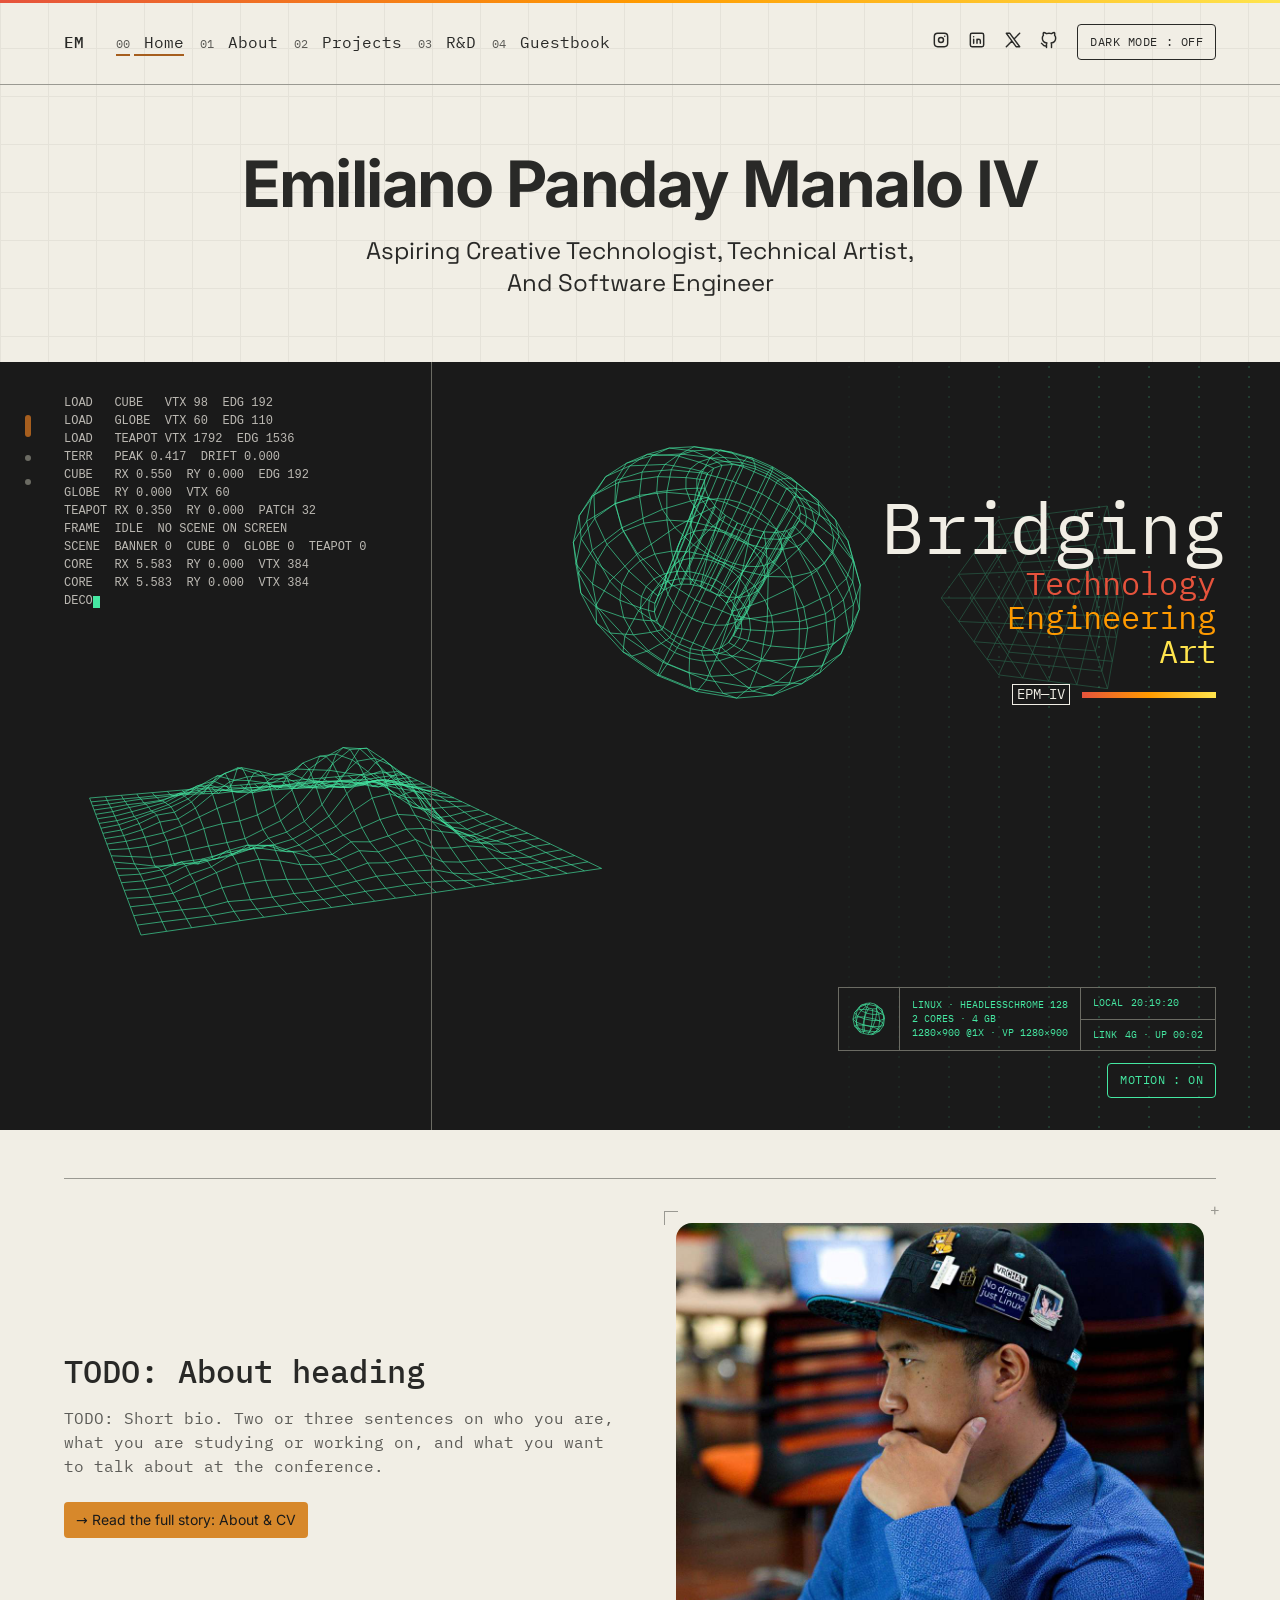
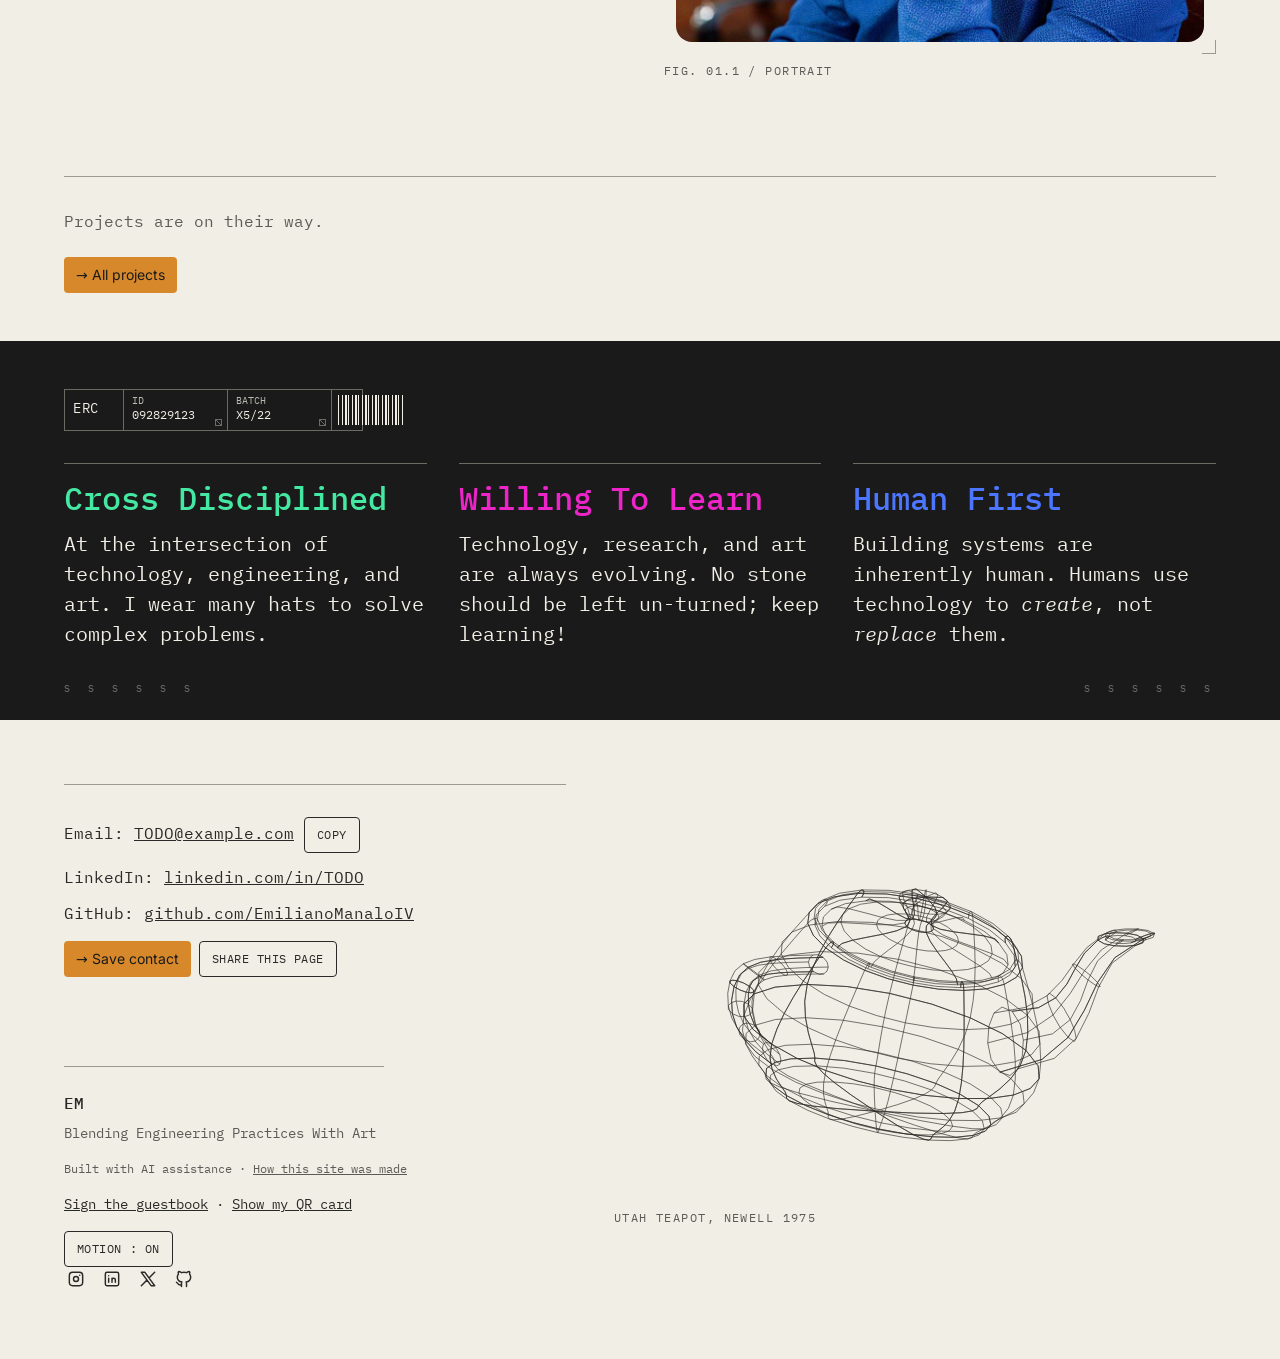
<file: index.html>
<!doctype html>
<html lang="en">
<head>
  <meta charset="utf-8">
  <meta name="viewport" content="width=device-width, initial-scale=1">
  <title>Emiliano Panday Manalo IV</title>
  <meta name="description" content="Aspiring creative technologist, technical artist, and software engineer bridging technology, engineering, and art.">
  <link rel="canonical" href="https://emilianomanaloiv.github.io/">
  <link rel="icon" href="favicon.svg" type="image/svg+xml">
  <link rel="manifest" href="site.webmanifest">
  <meta name="theme-color" content="#f1eee5" media="(prefers-color-scheme: light)">
  <meta name="theme-color" content="#292927" media="(prefers-color-scheme: dark)">

  <meta property="og:type" content="website">
  <meta property="og:url" content="https://emilianomanaloiv.github.io/">
  <meta property="og:title" content="Emiliano Panday Manalo IV">
  <meta property="og:description" content="Aspiring creative technologist, technical artist, and software engineer bridging technology, engineering, and art.">
  <meta name="twitter:card" content="summary">

  <script src="js/theme.js"></script>
  <link rel="preload" href="assets/fonts/inter-latin-var.woff2" as="font" type="font/woff2" crossorigin>
  <link rel="preload" href="assets/fonts/ibm-plex-mono-latin-400.woff2" as="font" type="font/woff2" crossorigin>
  <link rel="stylesheet" href="styles.css">
  <link rel="modulepreload" href="js/geometry.js">
  <link rel="modulepreload" href="js/models.js">
  <script type="module" src="js/main.js"></script>
  <script type="module" src="js/ui.js"></script>
</head>
<body>
  <a class="skip-link" href="#main">Skip to content</a>

  <header class="site-header">
    <div class="read-progress" aria-hidden="true"></div>
    <canvas class="ambient-scene" data-scene="ambient" aria-hidden="true"></canvas>
    <div class="container">
      <a class="monogram" href="/" aria-label="Emiliano Panday Manalo IV, home">EM</a>
      <nav id="site-nav" aria-label="Primary">
        <ul class="nav-list">
          <li><a href="/" aria-current="page"><span class="nav-index" aria-hidden="true">00</span> Home</a></li>
          <li><a href="/about/"><span class="nav-index" aria-hidden="true">01</span> About</a></li>
          <li><a href="/projects/"><span class="nav-index" aria-hidden="true">02</span> Projects</a></li>
          <li><a href="/rd/"><span class="nav-index" aria-hidden="true">03</span> R&amp;D</a></li>
          <li><a href="/guestbook/"><span class="nav-index" aria-hidden="true">04</span> Guestbook</a></li>
        </ul>
      </nav>
      <div class="header-tools">
        <ul class="socials" aria-label="Social profiles">
          <li><a href="https://www.instagram.com/TODO" data-link="instagram" aria-label="Instagram"><svg class="icon" viewBox="0 0 24 24" width="20" height="20" fill="none" stroke="currentColor" stroke-width="1.75" stroke-linecap="round" stroke-linejoin="round" aria-hidden="true" focusable="false"><rect x="4" y="4" width="16" height="16" rx="4"/><circle cx="12" cy="12" r="3"/><path d="M16.5 7.5v.01"/></svg></a></li>
          <li><a href="https://www.linkedin.com/in/TODO" data-link="linkedin" aria-label="LinkedIn"><svg class="icon" viewBox="0 0 24 24" width="20" height="20" fill="none" stroke="currentColor" stroke-width="1.75" stroke-linecap="round" stroke-linejoin="round" aria-hidden="true" focusable="false"><rect x="4" y="4" width="16" height="16" rx="2"/><path d="M8 11v5M8 8v.01M12 16v-5M16 16v-3a2 2 0 0 0-4 0"/></svg></a></li>
          <li><a href="https://x.com/TODO" data-link="x" aria-label="X"><svg class="icon" viewBox="0 0 24 24" width="20" height="20" fill="none" stroke="currentColor" stroke-width="1.75" stroke-linecap="round" stroke-linejoin="round" aria-hidden="true" focusable="false"><path d="M4 4l11.733 16h4.267l-11.733-16zM4 20l6.768-6.768M13.228 10.772L20 4"/></svg></a></li>
          <li><a href="https://github.com/EmilianoManaloIV" data-link="github" aria-label="GitHub"><svg class="icon" viewBox="0 0 24 24" width="20" height="20" fill="none" stroke="currentColor" stroke-width="1.75" stroke-linecap="round" stroke-linejoin="round" aria-hidden="true" focusable="false"><path d="M9 19c-4.3 1.4-4.3-2.5-6-3m12 5v-3.5c0-1 .1-1.4-.5-2 2.8-.3 5.5-1.4 5.5-6a4.6 4.6 0 0 0-1.3-3.2 4.2 4.2 0 0 0-.1-3.2s-1.1-.3-3.5 1.3a12.3 12.3 0 0 0-6.2 0C6.5 2.8 5.4 3.1 5.4 3.1a4.2 4.2 0 0 0-.1 3.2A4.6 4.6 0 0 0 4 9.5c0 4.6 2.7 5.7 5.5 6-.6.6-.6 1.2-.5 2V21"/></svg></a></li>
        </ul>
        <button class="toggle" type="button" id="theme-toggle" aria-pressed="false">Dark mode<span data-state aria-hidden="true">: off</span></button>
      </div>
    </div>
  </header>

  <nav class="section-rail" aria-label="Sections">
    <a href="#home" aria-label="Home"></a>
    <a href="#about" aria-label="About"></a>
    <a href="#projects" aria-label="Projects"></a>
  </nav>
  <a class="section-bar" href="#site-nav" data-section-bar><span data-section-label>Home</span><span class="section-bar-menu">Menu <span aria-hidden="true">↑</span></span></a>

  <main id="main">
    <section id="home" class="hero">
      <div class="container">
        <h1>Emiliano Panday Manalo IV</h1>
        <p data-text="home-subtitle">Aspiring Creative Technologist, Technical Artist, And Software Engineer</p>
      </div>
    </section>

    <section class="banner panel" aria-label="Bridging technology, engineering, and art">
      <div class="dot-field" aria-hidden="true"></div>
      <div class="container">
<pre class="terminal" aria-hidden="true">TRML                         LAB
VRS 02.190.01
OS SYS LOAD
OPERATION : RUN [99.5%] : PRP ALL
SET R ON FUN          HLD   A-2
SPC FUN               SPR   F-7
LFT                   SPN
WND UPD TO LVL 10/11  PRP   I-I</pre>
        <canvas class="banner-scene" data-scene="banner" aria-hidden="true"></canvas>
        <div class="banner-head">
          <canvas class="cube-scene" data-scene="cube" aria-hidden="true"></canvas>
          <p class="banner-words">
            <span class="visually-hidden">Bridging technology, engineering, and art</span>
            <span class="lead" aria-hidden="true" data-scramble>Bridging</span>
            <span class="w-tech" aria-hidden="true" data-scramble>Technology</span>
            <span class="w-eng" aria-hidden="true" data-scramble>Engineering</span>
            <span class="w-art" aria-hidden="true" data-scramble>Art</span>
          </p>
          <div class="norm-label" aria-hidden="true"><span class="norm-code">EPM—IV</span><span class="norm-bar"></span></div>
        </div>
        <div class="tech-labels">
          <!-- One connected grid of cells, as Figma's "Technicals labels" (ADR 0017). -->
          <div class="tech-grid" aria-hidden="true">
            <div class="tech-cell tech-globe"><canvas class="globe-scene" data-scene="globe"></canvas></div>
            <div class="tech-cell tech-core"><strong data-device="title">System Core X7</strong><span data-device="spec">Module sector 12B</span><span data-device="display">Inspect due 2026-07</span></div>
            <div class="tech-side">
              <div class="tech-cell"><strong data-device="clock-title">Batch</strong> <span data-device="clock">X5-77</span></div>
              <div class="tech-cell"><strong data-device="link-title">Serial</strong> <span data-device="link">IN-2087-A</span></div>
            </div>
          </div>
          <button class="toggle" type="button" id="motion-toggle" data-motion-toggle aria-pressed="true">Motion<span data-state aria-hidden="true">: on</span></button>
        </div>
      </div>
    </section>

    <section id="about" class="section">
      <div class="container">
        <h2 class="visually-hidden">About</h2>
        <hr class="section-rule" aria-hidden="true">
        <article class="card">
          <div class="card-body">
            <h3 data-text="home-about-heading">TODO: About heading</h3>
            <p data-text="home-about-text">TODO: Short bio. Two or three sentences on who you are, what you are studying or working on, and what you want to talk about at the conference.</p>
            <ul class="tags">
              <li><a class="tag tag-link" href="/about/">Read the full story: About &amp; CV</a></li>
            </ul>
          </div>
          <figure class="card-media">
            <div class="frame">
              <img src="assets/img/portrait.jpg" alt="" width="1088" height="864" loading="lazy">
            </div>
            <figcaption>FIG. 01.1 / Portrait</figcaption>
          </figure>
        </article>
      </div>
    </section>

    <section id="projects" class="section">
      <div class="container">
        <h2 class="visually-hidden">Projects</h2>
        <hr class="section-rule" aria-hidden="true">
        <!-- The build (tools/build.mjs) fills this with the two newest Projects discussions; the rest are on /projects/ (ADR 0006, 0019). -->
        <div class="project-list"><!-- PROJECTS --></div>
        <p class="empty-state">Projects are on their way.</p>
        <p class="all-projects"><a class="tag tag-link" href="/projects/">All projects</a></p>
      </div>
    </section>

    <section class="values panel" aria-label="Values">
      <div class="container">
        <div class="barcode-strip" aria-hidden="true">
          <!-- Each data-decode text decodes from glyphs as the row arrives (ADR 0016). -->
          <span class="strip-cell strip-mark"><span data-decode>ERC</span></span>
          <span class="strip-cell"><strong data-decode>ID</strong><span data-decode>092829123</span></span>
          <span class="strip-cell"><strong data-decode>Batch</strong><span data-decode>X5/22</span></span>
          <span class="strip-cell barcode"></span>
        </div>
        <div class="value">
          <h3 data-text="value-1-heading">Cross Disciplined</h3>
          <p data-text="value-1-text">At the intersection of technology, engineering, and art. I wear many hats to solve complex problems.</p>
        </div>
        <div class="value">
          <h3 data-text="value-2-heading">Willing To Learn</h3>
          <p data-text="value-2-text">Technology, research, and art are always evolving. No stone should be left un-turned; keep learning!</p>
        </div>
        <div class="value">
          <h3 data-text="value-3-heading">Human First</h3>
          <p data-text="value-3-text">Building systems are inherently human. Humans use technology to <em>create</em>, not <em>replace</em> them.</p>
        </div>
        <div class="ticks" aria-hidden="true"><span>S S S S S S</span><span>S S S S S S</span></div>
      </div>
    </section>
  </main>

  <footer class="site-footer">
    <div class="container">
      <div class="footer-contact" id="contact">
        <h2 class="visually-hidden">Contact</h2>
        <hr class="section-rule" aria-hidden="true">
        <ul class="contact-list">
          <li>Email: <a href="mailto:TODO@example.com" data-link="email" data-link-text>TODO@example.com</a> <button class="action" type="button" data-link="email" data-copy-email="TODO@example.com" aria-label="Copy email address">Copy</button></li>
          <li>LinkedIn: <a href="https://www.linkedin.com/in/TODO" data-link="linkedin" data-link-text>linkedin.com/in/TODO</a></li>
          <li>GitHub: <a href="https://github.com/EmilianoManaloIV" data-link="github" data-link-text>github.com/EmilianoManaloIV</a></li>
        </ul>
        <ul class="tags">
          <li><a class="tag tag-link" href="/emiliano-manalo.vcf" download>Save contact</a></li>
          <li><button class="action" type="button" data-share>Share this page</button></li>
        </ul>
        <p class="copy-status" role="status" data-copy-status></p>
      </div>
      <div class="footer-brand-block">
        <hr class="footer-rule">
        <p class="footer-brand">EM</p>
        <p class="footer-tagline">Blending Engineering Practices With Art</p>
        <p class="footer-ai">Built with AI assistance · <a href="/about/#made">How this site was made</a></p>
        <p class="footer-links"><a href="/guestbook/">Sign the guestbook</a> · <a href="/card/">Show my QR card</a></p>
        <p class="footer-motion"><button class="toggle" type="button" data-motion-toggle aria-pressed="true">Motion<span data-state aria-hidden="true">: on</span></button></p>
        <ul class="socials" aria-label="Social profiles">
          <li><a href="https://www.instagram.com/TODO" data-link="instagram" aria-label="Instagram"><svg class="icon" viewBox="0 0 24 24" width="20" height="20" fill="none" stroke="currentColor" stroke-width="1.75" stroke-linecap="round" stroke-linejoin="round" aria-hidden="true" focusable="false"><rect x="4" y="4" width="16" height="16" rx="4"/><circle cx="12" cy="12" r="3"/><path d="M16.5 7.5v.01"/></svg></a></li>
          <li><a href="https://www.linkedin.com/in/TODO" data-link="linkedin" aria-label="LinkedIn"><svg class="icon" viewBox="0 0 24 24" width="20" height="20" fill="none" stroke="currentColor" stroke-width="1.75" stroke-linecap="round" stroke-linejoin="round" aria-hidden="true" focusable="false"><rect x="4" y="4" width="16" height="16" rx="2"/><path d="M8 11v5M8 8v.01M12 16v-5M16 16v-3a2 2 0 0 0-4 0"/></svg></a></li>
          <li><a href="https://x.com/TODO" data-link="x" aria-label="X"><svg class="icon" viewBox="0 0 24 24" width="20" height="20" fill="none" stroke="currentColor" stroke-width="1.75" stroke-linecap="round" stroke-linejoin="round" aria-hidden="true" focusable="false"><path d="M4 4l11.733 16h4.267l-11.733-16zM4 20l6.768-6.768M13.228 10.772L20 4"/></svg></a></li>
          <li><a href="https://github.com/EmilianoManaloIV" data-link="github" aria-label="GitHub"><svg class="icon" viewBox="0 0 24 24" width="20" height="20" fill="none" stroke="currentColor" stroke-width="1.75" stroke-linecap="round" stroke-linejoin="round" aria-hidden="true" focusable="false"><path d="M9 19c-4.3 1.4-4.3-2.5-6-3m12 5v-3.5c0-1 .1-1.4-.5-2 2.8-.3 5.5-1.4 5.5-6a4.6 4.6 0 0 0-1.3-3.2 4.2 4.2 0 0 0-.1-3.2s-1.1-.3-3.5 1.3a12.3 12.3 0 0 0-6.2 0C6.5 2.8 5.4 3.1 5.4 3.1a4.2 4.2 0 0 0-.1 3.2A4.6 4.6 0 0 0 4 9.5c0 4.6 2.7 5.7 5.5 6-.6.6-.6 1.2-.5 2V21"/></svg></a></li>
        </ul>
      </div>
      <figure class="model model-teapot">
        <canvas class="teapot-scene" data-scene="teapot" tabindex="0" role="img" aria-roledescription="3D model" aria-label="Utah teapot wireframe"></canvas>
        <figcaption>Utah teapot, Newell 1975</figcaption>
        <p class="model-controls"><span class="model-hint" aria-hidden="true">Drag or use arrow keys</span> <button class="toggle model-reset" type="button" data-reset>Reset view</button></p>
      </figure>
    </div>
  </footer>
</body>
</html>
</file>
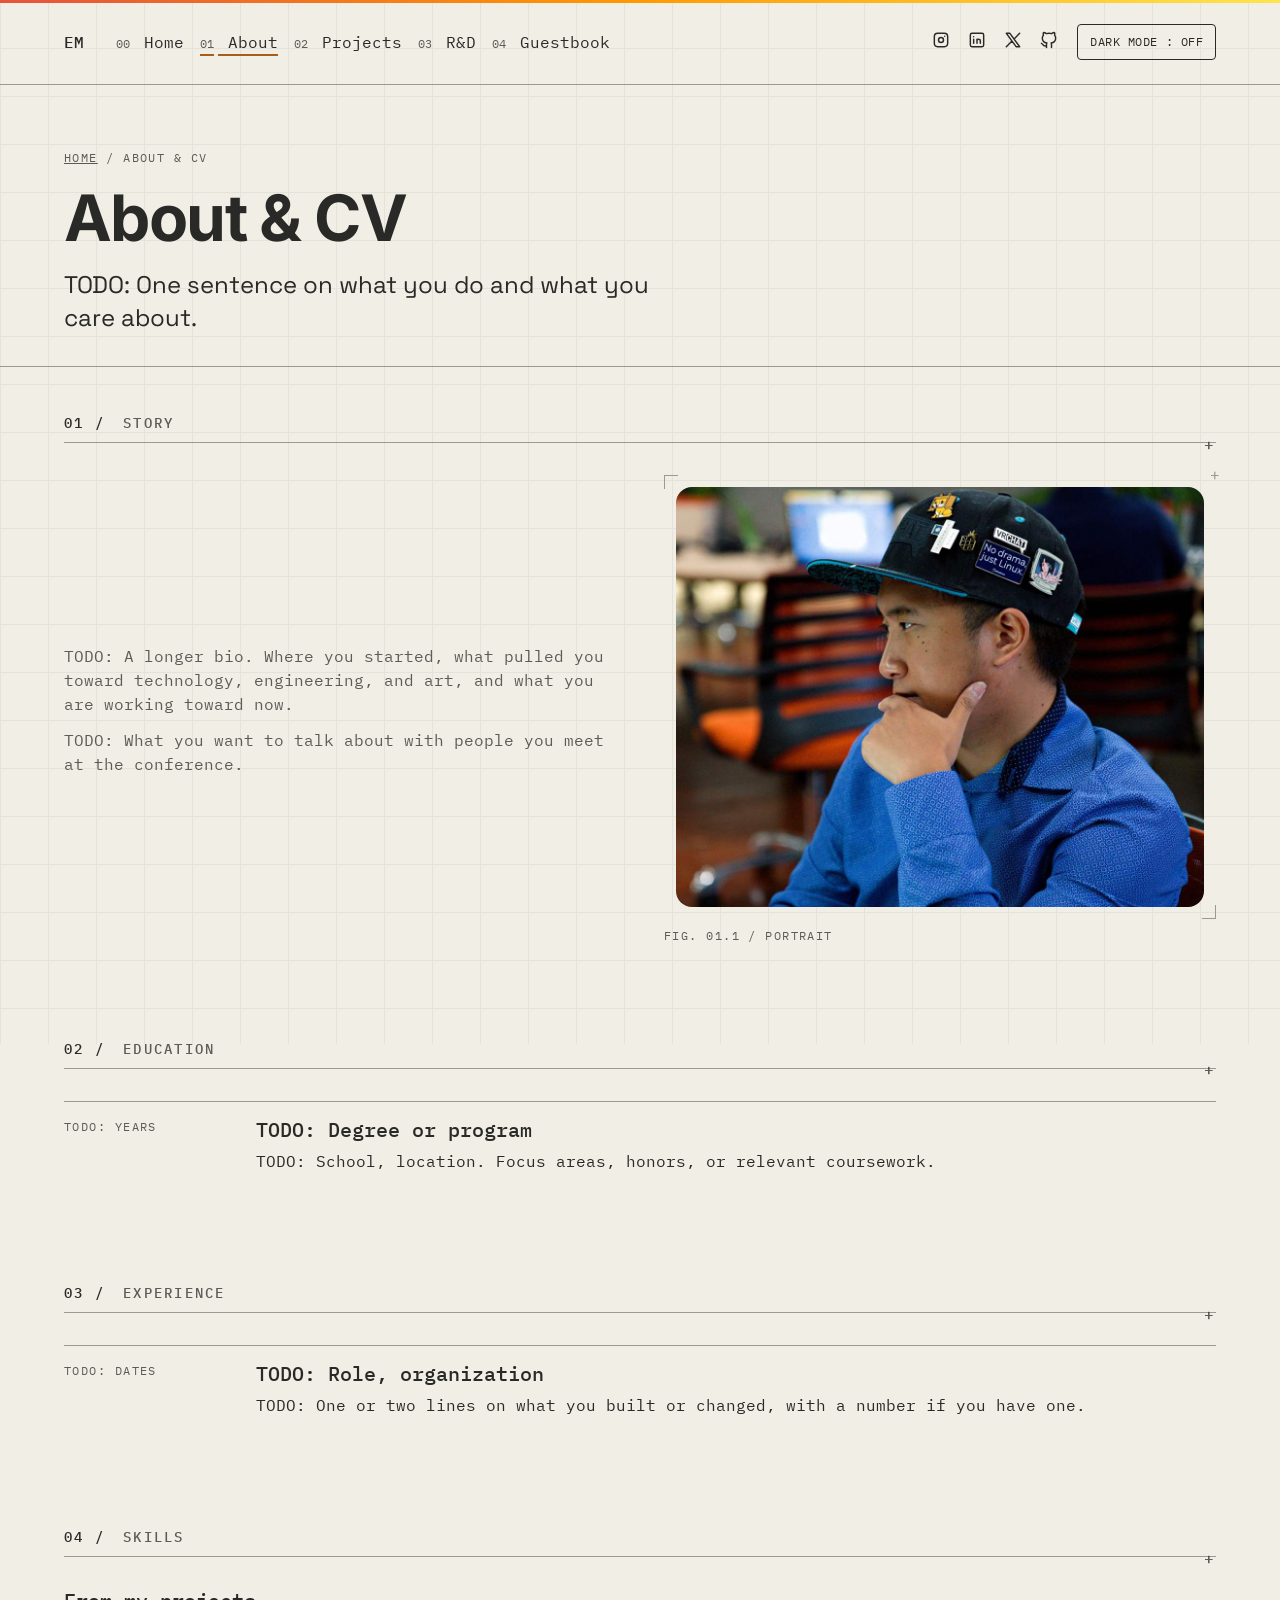
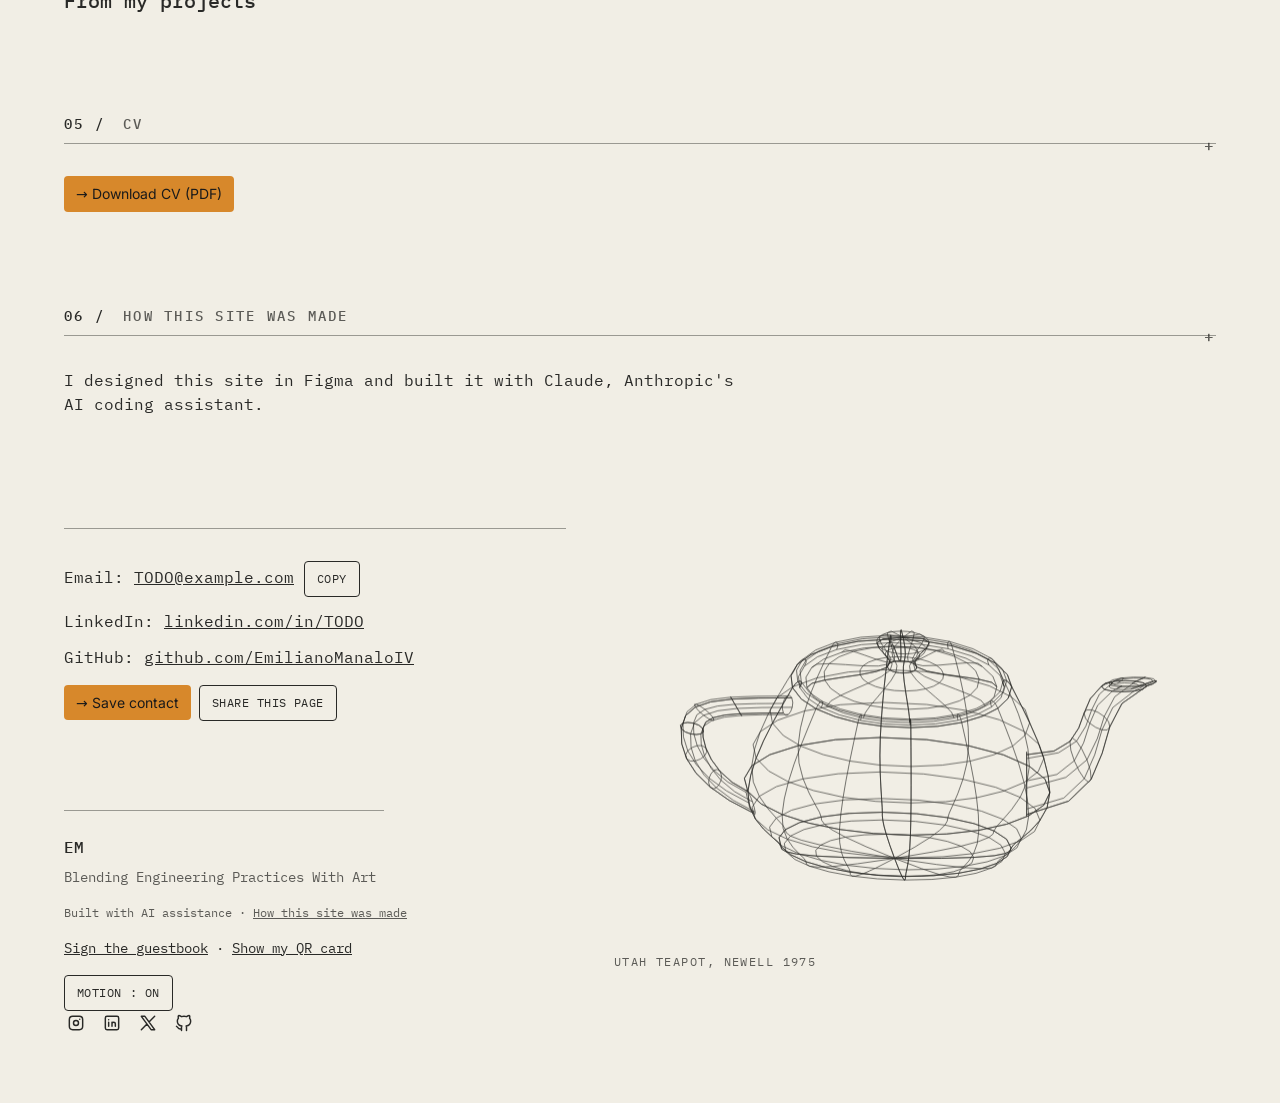
<file: about/index.html>
<!doctype html>
<html lang="en">
<head>
  <meta charset="utf-8">
  <meta name="viewport" content="width=device-width, initial-scale=1">
  <title>About & CV | Emiliano Panday Manalo IV</title>
  <meta name="description" content="Background, education, experience, skills, and CV of Emiliano Panday Manalo IV.">
  <link rel="canonical" href="https://emilianomanaloiv.github.io/about/">
  <link rel="icon" href="/favicon.svg" type="image/svg+xml">
  <link rel="manifest" href="/site.webmanifest">
  <meta name="theme-color" content="#f1eee5" media="(prefers-color-scheme: light)">
  <meta name="theme-color" content="#292927" media="(prefers-color-scheme: dark)">

  <meta property="og:type" content="website">
  <meta property="og:url" content="https://emilianomanaloiv.github.io/about/">
  <meta property="og:title" content="About & CV | Emiliano Panday Manalo IV">
  <meta property="og:description" content="Background, education, experience, skills, and CV of Emiliano Panday Manalo IV.">
  <meta name="twitter:card" content="summary">

  <script src="/js/theme.js"></script>
  <link rel="preload" href="/assets/fonts/inter-latin-var.woff2" as="font" type="font/woff2" crossorigin>
  <link rel="preload" href="/assets/fonts/ibm-plex-mono-latin-400.woff2" as="font" type="font/woff2" crossorigin>
  <link rel="stylesheet" href="/styles.css">
  <link rel="modulepreload" href="/js/geometry.js">
  <link rel="modulepreload" href="/js/models.js">
  <script type="module" src="/js/main.js"></script>
  <script type="module" src="/js/ui.js"></script>
</head>
<body>
  <a class="skip-link" href="#main">Skip to content</a>

  <header class="site-header">
    <div class="read-progress" aria-hidden="true"></div>
    <canvas class="ambient-scene" data-scene="ambient" aria-hidden="true"></canvas>
    <div class="container">
      <a class="monogram" href="/" aria-label="Emiliano Panday Manalo IV, home">EM</a>
      <nav id="site-nav" aria-label="Primary">
        <ul class="nav-list">
          <li><a href="/"><span class="nav-index" aria-hidden="true">00</span> Home</a></li>
          <li><a href="/about/" aria-current="page"><span class="nav-index" aria-hidden="true">01</span> About</a></li>
          <li><a href="/projects/"><span class="nav-index" aria-hidden="true">02</span> Projects</a></li>
          <li><a href="/rd/"><span class="nav-index" aria-hidden="true">03</span> R&amp;D</a></li>
          <li><a href="/guestbook/"><span class="nav-index" aria-hidden="true">04</span> Guestbook</a></li>
        </ul>
      </nav>
      <div class="header-tools">
        <ul class="socials" aria-label="Social profiles">
          <li><a href="https://www.instagram.com/TODO" data-link="instagram" aria-label="Instagram"><svg class="icon" viewBox="0 0 24 24" width="20" height="20" fill="none" stroke="currentColor" stroke-width="1.75" stroke-linecap="round" stroke-linejoin="round" aria-hidden="true" focusable="false"><rect x="4" y="4" width="16" height="16" rx="4"/><circle cx="12" cy="12" r="3"/><path d="M16.5 7.5v.01"/></svg></a></li>
          <li><a href="https://www.linkedin.com/in/TODO" data-link="linkedin" aria-label="LinkedIn"><svg class="icon" viewBox="0 0 24 24" width="20" height="20" fill="none" stroke="currentColor" stroke-width="1.75" stroke-linecap="round" stroke-linejoin="round" aria-hidden="true" focusable="false"><rect x="4" y="4" width="16" height="16" rx="2"/><path d="M8 11v5M8 8v.01M12 16v-5M16 16v-3a2 2 0 0 0-4 0"/></svg></a></li>
          <li><a href="https://x.com/TODO" data-link="x" aria-label="X"><svg class="icon" viewBox="0 0 24 24" width="20" height="20" fill="none" stroke="currentColor" stroke-width="1.75" stroke-linecap="round" stroke-linejoin="round" aria-hidden="true" focusable="false"><path d="M4 4l11.733 16h4.267l-11.733-16zM4 20l6.768-6.768M13.228 10.772L20 4"/></svg></a></li>
          <li><a href="https://github.com/EmilianoManaloIV" data-link="github" aria-label="GitHub"><svg class="icon" viewBox="0 0 24 24" width="20" height="20" fill="none" stroke="currentColor" stroke-width="1.75" stroke-linecap="round" stroke-linejoin="round" aria-hidden="true" focusable="false"><path d="M9 19c-4.3 1.4-4.3-2.5-6-3m12 5v-3.5c0-1 .1-1.4-.5-2 2.8-.3 5.5-1.4 5.5-6a4.6 4.6 0 0 0-1.3-3.2 4.2 4.2 0 0 0-.1-3.2s-1.1-.3-3.5 1.3a12.3 12.3 0 0 0-6.2 0C6.5 2.8 5.4 3.1 5.4 3.1a4.2 4.2 0 0 0-.1 3.2A4.6 4.6 0 0 0 4 9.5c0 4.6 2.7 5.7 5.5 6-.6.6-.6 1.2-.5 2V21"/></svg></a></li>
        </ul>
        <button class="toggle" type="button" id="theme-toggle" aria-pressed="false">Dark mode<span data-state aria-hidden="true">: off</span></button>
      </div>
    </div>
  </header>

  <main id="main">
    <section id="bio" class="page-hero">
      <div class="container">
        <p class="eyebrow"><a href="/">Home</a> / About &amp; CV</p>
        <h1>About &amp; CV</h1>
        <p class="lede" data-text="about-one-liner">TODO: One sentence on what you do and what you care about.</p>
      </div>
    </section>

    <section id="story" class="section" data-label="01 — Story">
      <div class="container">
        <h2 class="section-title"><span class="section-index" aria-hidden="true">01 /</span> Story</h2>
        <article class="card">
          <div class="card-body prose" data-text="about-story">
            <p>TODO: A longer bio. Where you started, what pulled you toward technology, engineering, and art, and what you are working toward now.</p>
            <p>TODO: What you want to talk about with people you meet at the conference.</p>
          </div>
          <figure class="card-media">
            <div class="frame">
              <img src="/assets/img/portrait.jpg" alt="" width="1088" height="864">
            </div>
            <figcaption>FIG. 01.1 / Portrait</figcaption>
          </figure>
        </article>
      </div>
    </section>

    <section id="education" class="section" data-label="02 — Education">
      <div class="container">
        <h2 class="section-title"><span class="section-index" aria-hidden="true">02 /</span> Education</h2>
        <ol class="entry-list" data-text="education">
          <li>
            <p class="entry-when">TODO: Years</p>
            <div>
              <h3>TODO: Degree or program</h3>
              <p>TODO: School, location. Focus areas, honors, or relevant coursework.</p>
            </div>
          </li>
        </ol>
      </div>
    </section>

    <section id="experience" class="section" data-label="03 — Experience">
      <div class="container">
        <h2 class="section-title"><span class="section-index" aria-hidden="true">03 /</span> Experience</h2>
        <ol class="entry-list" data-text="experience">
          <li>
            <p class="entry-when">TODO: Dates</p>
            <div>
              <h3>TODO: Role, organization</h3>
              <p>TODO: One or two lines on what you built or changed, with a number if you have one.</p>
            </div>
          </li>
        </ol>
      </div>
    </section>

    <section id="skills" class="section" data-label="04 — Skills">
      <div class="container">
        <h2 class="section-title"><span class="section-index" aria-hidden="true">04 /</span> Skills</h2>
        <h3 class="list-heading">From my projects</h3>
        <!-- The build fills this from the projects' "skill:" labels (ADR 0006). -->
        <ul class="tags skill-list"><!-- SKILLS --></ul>
        <!-- TODO: add more skill groups, e.g. tools, languages, art and design. -->
      </div>
    </section>

    <section id="cv" class="section" data-label="05 — CV">
      <div class="container">
        <h2 class="section-title"><span class="section-index" aria-hidden="true">05 /</span> CV</h2>
        <!-- The owner replaces the PDF under the same name to update it (task 0003). -->
        <p><a class="tag tag-link" href="/assets/cv/emiliano-manalo-cv.pdf" download>Download CV (PDF)</a></p>
      </div>
    </section>

    <section id="made" class="section" data-label="06 — How this site was made">
      <div class="container">
        <h2 class="section-title"><span class="section-index" aria-hidden="true">06 /</span> How this site was made</h2>
        <!-- An AI-use disclosure, edited in site-text.md (ADR 0013). -->
        <div class="prose" data-text="about-made">
          <p>I designed this site in Figma and built it with Claude, Anthropic's AI coding assistant.</p>
        </div>
      </div>
    </section>
  </main>

  <footer class="site-footer">
    <div class="container">
      <div class="footer-contact" id="contact">
        <h2 class="visually-hidden">Contact</h2>
        <hr class="section-rule" aria-hidden="true">
        <ul class="contact-list">
          <li>Email: <a href="mailto:TODO@example.com" data-link="email" data-link-text>TODO@example.com</a> <button class="action" type="button" data-link="email" data-copy-email="TODO@example.com" aria-label="Copy email address">Copy</button></li>
          <li>LinkedIn: <a href="https://www.linkedin.com/in/TODO" data-link="linkedin" data-link-text>linkedin.com/in/TODO</a></li>
          <li>GitHub: <a href="https://github.com/EmilianoManaloIV" data-link="github" data-link-text>github.com/EmilianoManaloIV</a></li>
        </ul>
        <ul class="tags">
          <li><a class="tag tag-link" href="/emiliano-manalo.vcf" download>Save contact</a></li>
          <li><button class="action" type="button" data-share>Share this page</button></li>
        </ul>
        <p class="copy-status" role="status" data-copy-status></p>
      </div>
      <div class="footer-brand-block">
        <hr class="footer-rule">
        <p class="footer-brand">EM</p>
        <p class="footer-tagline">Blending Engineering Practices With Art</p>
        <p class="footer-ai">Built with AI assistance · <a href="/about/#made">How this site was made</a></p>
        <p class="footer-links"><a href="/guestbook/">Sign the guestbook</a> · <a href="/card/">Show my QR card</a></p>
        <p class="footer-motion"><button class="toggle" type="button" data-motion-toggle aria-pressed="true">Motion<span data-state aria-hidden="true">: on</span></button></p>
        <ul class="socials" aria-label="Social profiles">
          <li><a href="https://www.instagram.com/TODO" data-link="instagram" aria-label="Instagram"><svg class="icon" viewBox="0 0 24 24" width="20" height="20" fill="none" stroke="currentColor" stroke-width="1.75" stroke-linecap="round" stroke-linejoin="round" aria-hidden="true" focusable="false"><rect x="4" y="4" width="16" height="16" rx="4"/><circle cx="12" cy="12" r="3"/><path d="M16.5 7.5v.01"/></svg></a></li>
          <li><a href="https://www.linkedin.com/in/TODO" data-link="linkedin" aria-label="LinkedIn"><svg class="icon" viewBox="0 0 24 24" width="20" height="20" fill="none" stroke="currentColor" stroke-width="1.75" stroke-linecap="round" stroke-linejoin="round" aria-hidden="true" focusable="false"><rect x="4" y="4" width="16" height="16" rx="2"/><path d="M8 11v5M8 8v.01M12 16v-5M16 16v-3a2 2 0 0 0-4 0"/></svg></a></li>
          <li><a href="https://x.com/TODO" data-link="x" aria-label="X"><svg class="icon" viewBox="0 0 24 24" width="20" height="20" fill="none" stroke="currentColor" stroke-width="1.75" stroke-linecap="round" stroke-linejoin="round" aria-hidden="true" focusable="false"><path d="M4 4l11.733 16h4.267l-11.733-16zM4 20l6.768-6.768M13.228 10.772L20 4"/></svg></a></li>
          <li><a href="https://github.com/EmilianoManaloIV" data-link="github" aria-label="GitHub"><svg class="icon" viewBox="0 0 24 24" width="20" height="20" fill="none" stroke="currentColor" stroke-width="1.75" stroke-linecap="round" stroke-linejoin="round" aria-hidden="true" focusable="false"><path d="M9 19c-4.3 1.4-4.3-2.5-6-3m12 5v-3.5c0-1 .1-1.4-.5-2 2.8-.3 5.5-1.4 5.5-6a4.6 4.6 0 0 0-1.3-3.2 4.2 4.2 0 0 0-.1-3.2s-1.1-.3-3.5 1.3a12.3 12.3 0 0 0-6.2 0C6.5 2.8 5.4 3.1 5.4 3.1a4.2 4.2 0 0 0-.1 3.2A4.6 4.6 0 0 0 4 9.5c0 4.6 2.7 5.7 5.5 6-.6.6-.6 1.2-.5 2V21"/></svg></a></li>
        </ul>
      </div>
      <figure class="model model-teapot">
        <canvas class="teapot-scene" data-scene="teapot" tabindex="0" role="img" aria-roledescription="3D model" aria-label="Utah teapot wireframe"></canvas>
        <figcaption>Utah teapot, Newell 1975</figcaption>
        <p class="model-controls"><span class="model-hint" aria-hidden="true">Drag or use arrow keys</span> <button class="toggle model-reset" type="button" data-reset>Reset view</button></p>
      </figure>
    </div>
  </footer>
</body>
</html>
</file>
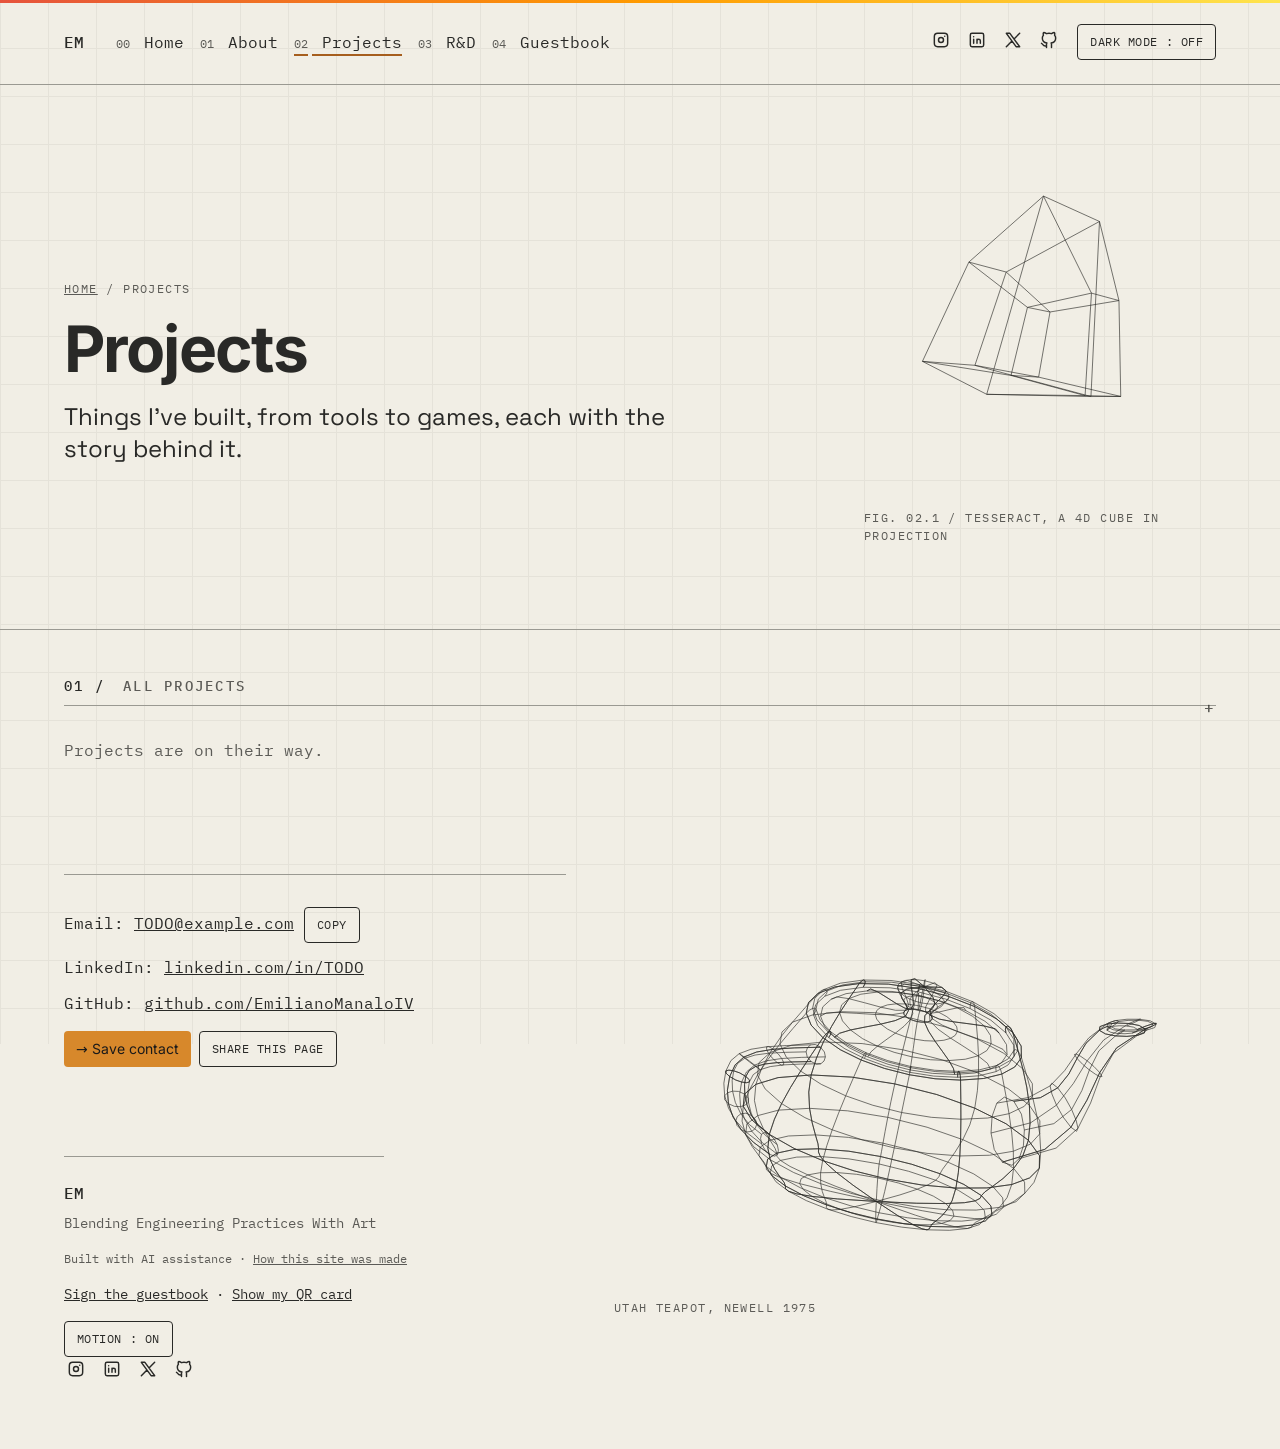
<file: projects/index.html>
<!doctype html>
<html lang="en">
<head>
  <meta charset="utf-8">
  <meta name="viewport" content="width=device-width, initial-scale=1">
  <title>Projects | Emiliano Panday Manalo IV</title>
  <meta name="description" content="Projects by Emiliano Panday Manalo IV: what each one is, how it was built, and the skills behind it.">
  <link rel="canonical" href="https://emilianomanaloiv.github.io/projects/">
  <link rel="icon" href="/favicon.svg" type="image/svg+xml">
  <link rel="manifest" href="/site.webmanifest">
  <meta name="theme-color" content="#f1eee5" media="(prefers-color-scheme: light)">
  <meta name="theme-color" content="#292927" media="(prefers-color-scheme: dark)">

  <meta property="og:type" content="website">
  <meta property="og:url" content="https://emilianomanaloiv.github.io/projects/">
  <meta property="og:title" content="Projects | Emiliano Panday Manalo IV">
  <meta property="og:description" content="Projects by Emiliano Panday Manalo IV: what each one is, how it was built, and the skills behind it.">
  <meta name="twitter:card" content="summary">

  <script src="/js/theme.js"></script>
  <link rel="preload" href="/assets/fonts/inter-latin-var.woff2" as="font" type="font/woff2" crossorigin>
  <link rel="preload" href="/assets/fonts/ibm-plex-mono-latin-400.woff2" as="font" type="font/woff2" crossorigin>
  <link rel="stylesheet" href="/styles.css">
  <link rel="modulepreload" href="/js/geometry.js">
  <link rel="modulepreload" href="/js/models.js">
  <script type="module" src="/js/main.js"></script>
  <script type="module" src="/js/ui.js"></script>
</head>
<body>
  <a class="skip-link" href="#main">Skip to content</a>

  <header class="site-header">
    <div class="read-progress" aria-hidden="true"></div>
    <canvas class="ambient-scene" data-scene="ambient" aria-hidden="true"></canvas>
    <div class="container">
      <a class="monogram" href="/" aria-label="Emiliano Panday Manalo IV, home">EM</a>
      <nav id="site-nav" aria-label="Primary">
        <ul class="nav-list">
          <li><a href="/"><span class="nav-index" aria-hidden="true">00</span> Home</a></li>
          <li><a href="/about/"><span class="nav-index" aria-hidden="true">01</span> About</a></li>
          <li><a href="/projects/" aria-current="page"><span class="nav-index" aria-hidden="true">02</span> Projects</a></li>
          <li><a href="/rd/"><span class="nav-index" aria-hidden="true">03</span> R&amp;D</a></li>
          <li><a href="/guestbook/"><span class="nav-index" aria-hidden="true">04</span> Guestbook</a></li>
        </ul>
      </nav>
      <div class="header-tools">
        <ul class="socials" aria-label="Social profiles">
          <li><a href="https://www.instagram.com/TODO" data-link="instagram" aria-label="Instagram"><svg class="icon" viewBox="0 0 24 24" width="20" height="20" fill="none" stroke="currentColor" stroke-width="1.75" stroke-linecap="round" stroke-linejoin="round" aria-hidden="true" focusable="false"><rect x="4" y="4" width="16" height="16" rx="4"/><circle cx="12" cy="12" r="3"/><path d="M16.5 7.5v.01"/></svg></a></li>
          <li><a href="https://www.linkedin.com/in/TODO" data-link="linkedin" aria-label="LinkedIn"><svg class="icon" viewBox="0 0 24 24" width="20" height="20" fill="none" stroke="currentColor" stroke-width="1.75" stroke-linecap="round" stroke-linejoin="round" aria-hidden="true" focusable="false"><rect x="4" y="4" width="16" height="16" rx="2"/><path d="M8 11v5M8 8v.01M12 16v-5M16 16v-3a2 2 0 0 0-4 0"/></svg></a></li>
          <li><a href="https://x.com/TODO" data-link="x" aria-label="X"><svg class="icon" viewBox="0 0 24 24" width="20" height="20" fill="none" stroke="currentColor" stroke-width="1.75" stroke-linecap="round" stroke-linejoin="round" aria-hidden="true" focusable="false"><path d="M4 4l11.733 16h4.267l-11.733-16zM4 20l6.768-6.768M13.228 10.772L20 4"/></svg></a></li>
          <li><a href="https://github.com/EmilianoManaloIV" data-link="github" aria-label="GitHub"><svg class="icon" viewBox="0 0 24 24" width="20" height="20" fill="none" stroke="currentColor" stroke-width="1.75" stroke-linecap="round" stroke-linejoin="round" aria-hidden="true" focusable="false"><path d="M9 19c-4.3 1.4-4.3-2.5-6-3m12 5v-3.5c0-1 .1-1.4-.5-2 2.8-.3 5.5-1.4 5.5-6a4.6 4.6 0 0 0-1.3-3.2 4.2 4.2 0 0 0-.1-3.2s-1.1-.3-3.5 1.3a12.3 12.3 0 0 0-6.2 0C6.5 2.8 5.4 3.1 5.4 3.1a4.2 4.2 0 0 0-.1 3.2A4.6 4.6 0 0 0 4 9.5c0 4.6 2.7 5.7 5.5 6-.6.6-.6 1.2-.5 2V21"/></svg></a></li>
        </ul>
        <button class="toggle" type="button" id="theme-toggle" aria-pressed="false">Dark mode<span data-state aria-hidden="true">: off</span></button>
      </div>
    </div>
  </header>

  <main id="main">
    <section id="projects" class="page-hero hero-split">
      <div class="container">
        <div>
          <p class="eyebrow"><a href="/">Home</a> / Projects</p>
          <h1>Projects</h1>
          <p class="lede" data-text="projects-intro">Things I've built, from tools to games, each with the story behind it.</p>
        </div>
        <figure class="model model-tesseract">
          <canvas class="tesseract-scene" data-scene="tesseract" tabindex="0" role="img" aria-roledescription="3D model" aria-label="Tesseract (4D cube) wireframe"></canvas>
          <figcaption>FIG. 02.1 / Tesseract, a 4D cube in projection</figcaption>
          <p class="model-controls"><span class="model-hint" aria-hidden="true">Drag or use arrow keys</span> <button class="toggle model-reset" type="button" data-reset>Reset view</button></p>
        </figure>
      </div>
    </section>

    <section id="all" class="section" data-label="01 — All projects">
      <div class="container">
        <h2 class="section-title"><span class="section-index" aria-hidden="true">01 /</span> All projects</h2>
        <!-- The build (tools/build.mjs) fills this from the Projects discussions, newest first (ADR 0006, 0019). -->
        <div class="project-list"><!-- PROJECTS --></div>
        <p class="empty-state">Projects are on their way.</p>
      </div>
    </section>
  </main>

  <footer class="site-footer">
    <div class="container">
      <div class="footer-contact" id="contact">
        <h2 class="visually-hidden">Contact</h2>
        <hr class="section-rule" aria-hidden="true">
        <ul class="contact-list">
          <li>Email: <a href="mailto:TODO@example.com" data-link="email" data-link-text>TODO@example.com</a> <button class="action" type="button" data-link="email" data-copy-email="TODO@example.com" aria-label="Copy email address">Copy</button></li>
          <li>LinkedIn: <a href="https://www.linkedin.com/in/TODO" data-link="linkedin" data-link-text>linkedin.com/in/TODO</a></li>
          <li>GitHub: <a href="https://github.com/EmilianoManaloIV" data-link="github" data-link-text>github.com/EmilianoManaloIV</a></li>
        </ul>
        <ul class="tags">
          <li><a class="tag tag-link" href="/emiliano-manalo.vcf" download>Save contact</a></li>
          <li><button class="action" type="button" data-share>Share this page</button></li>
        </ul>
        <p class="copy-status" role="status" data-copy-status></p>
      </div>
      <div class="footer-brand-block">
        <hr class="footer-rule">
        <p class="footer-brand">EM</p>
        <p class="footer-tagline">Blending Engineering Practices With Art</p>
        <p class="footer-ai">Built with AI assistance · <a href="/about/#made">How this site was made</a></p>
        <p class="footer-links"><a href="/guestbook/">Sign the guestbook</a> · <a href="/card/">Show my QR card</a></p>
        <p class="footer-motion"><button class="toggle" type="button" data-motion-toggle aria-pressed="true">Motion<span data-state aria-hidden="true">: on</span></button></p>
        <ul class="socials" aria-label="Social profiles">
          <li><a href="https://www.instagram.com/TODO" data-link="instagram" aria-label="Instagram"><svg class="icon" viewBox="0 0 24 24" width="20" height="20" fill="none" stroke="currentColor" stroke-width="1.75" stroke-linecap="round" stroke-linejoin="round" aria-hidden="true" focusable="false"><rect x="4" y="4" width="16" height="16" rx="4"/><circle cx="12" cy="12" r="3"/><path d="M16.5 7.5v.01"/></svg></a></li>
          <li><a href="https://www.linkedin.com/in/TODO" data-link="linkedin" aria-label="LinkedIn"><svg class="icon" viewBox="0 0 24 24" width="20" height="20" fill="none" stroke="currentColor" stroke-width="1.75" stroke-linecap="round" stroke-linejoin="round" aria-hidden="true" focusable="false"><rect x="4" y="4" width="16" height="16" rx="2"/><path d="M8 11v5M8 8v.01M12 16v-5M16 16v-3a2 2 0 0 0-4 0"/></svg></a></li>
          <li><a href="https://x.com/TODO" data-link="x" aria-label="X"><svg class="icon" viewBox="0 0 24 24" width="20" height="20" fill="none" stroke="currentColor" stroke-width="1.75" stroke-linecap="round" stroke-linejoin="round" aria-hidden="true" focusable="false"><path d="M4 4l11.733 16h4.267l-11.733-16zM4 20l6.768-6.768M13.228 10.772L20 4"/></svg></a></li>
          <li><a href="https://github.com/EmilianoManaloIV" data-link="github" aria-label="GitHub"><svg class="icon" viewBox="0 0 24 24" width="20" height="20" fill="none" stroke="currentColor" stroke-width="1.75" stroke-linecap="round" stroke-linejoin="round" aria-hidden="true" focusable="false"><path d="M9 19c-4.3 1.4-4.3-2.5-6-3m12 5v-3.5c0-1 .1-1.4-.5-2 2.8-.3 5.5-1.4 5.5-6a4.6 4.6 0 0 0-1.3-3.2 4.2 4.2 0 0 0-.1-3.2s-1.1-.3-3.5 1.3a12.3 12.3 0 0 0-6.2 0C6.5 2.8 5.4 3.1 5.4 3.1a4.2 4.2 0 0 0-.1 3.2A4.6 4.6 0 0 0 4 9.5c0 4.6 2.7 5.7 5.5 6-.6.6-.6 1.2-.5 2V21"/></svg></a></li>
        </ul>
      </div>
      <figure class="model model-teapot">
        <canvas class="teapot-scene" data-scene="teapot" tabindex="0" role="img" aria-roledescription="3D model" aria-label="Utah teapot wireframe"></canvas>
        <figcaption>Utah teapot, Newell 1975</figcaption>
        <p class="model-controls"><span class="model-hint" aria-hidden="true">Drag or use arrow keys</span> <button class="toggle model-reset" type="button" data-reset>Reset view</button></p>
      </figure>
    </div>
  </footer>
</body>
</html>
</file>
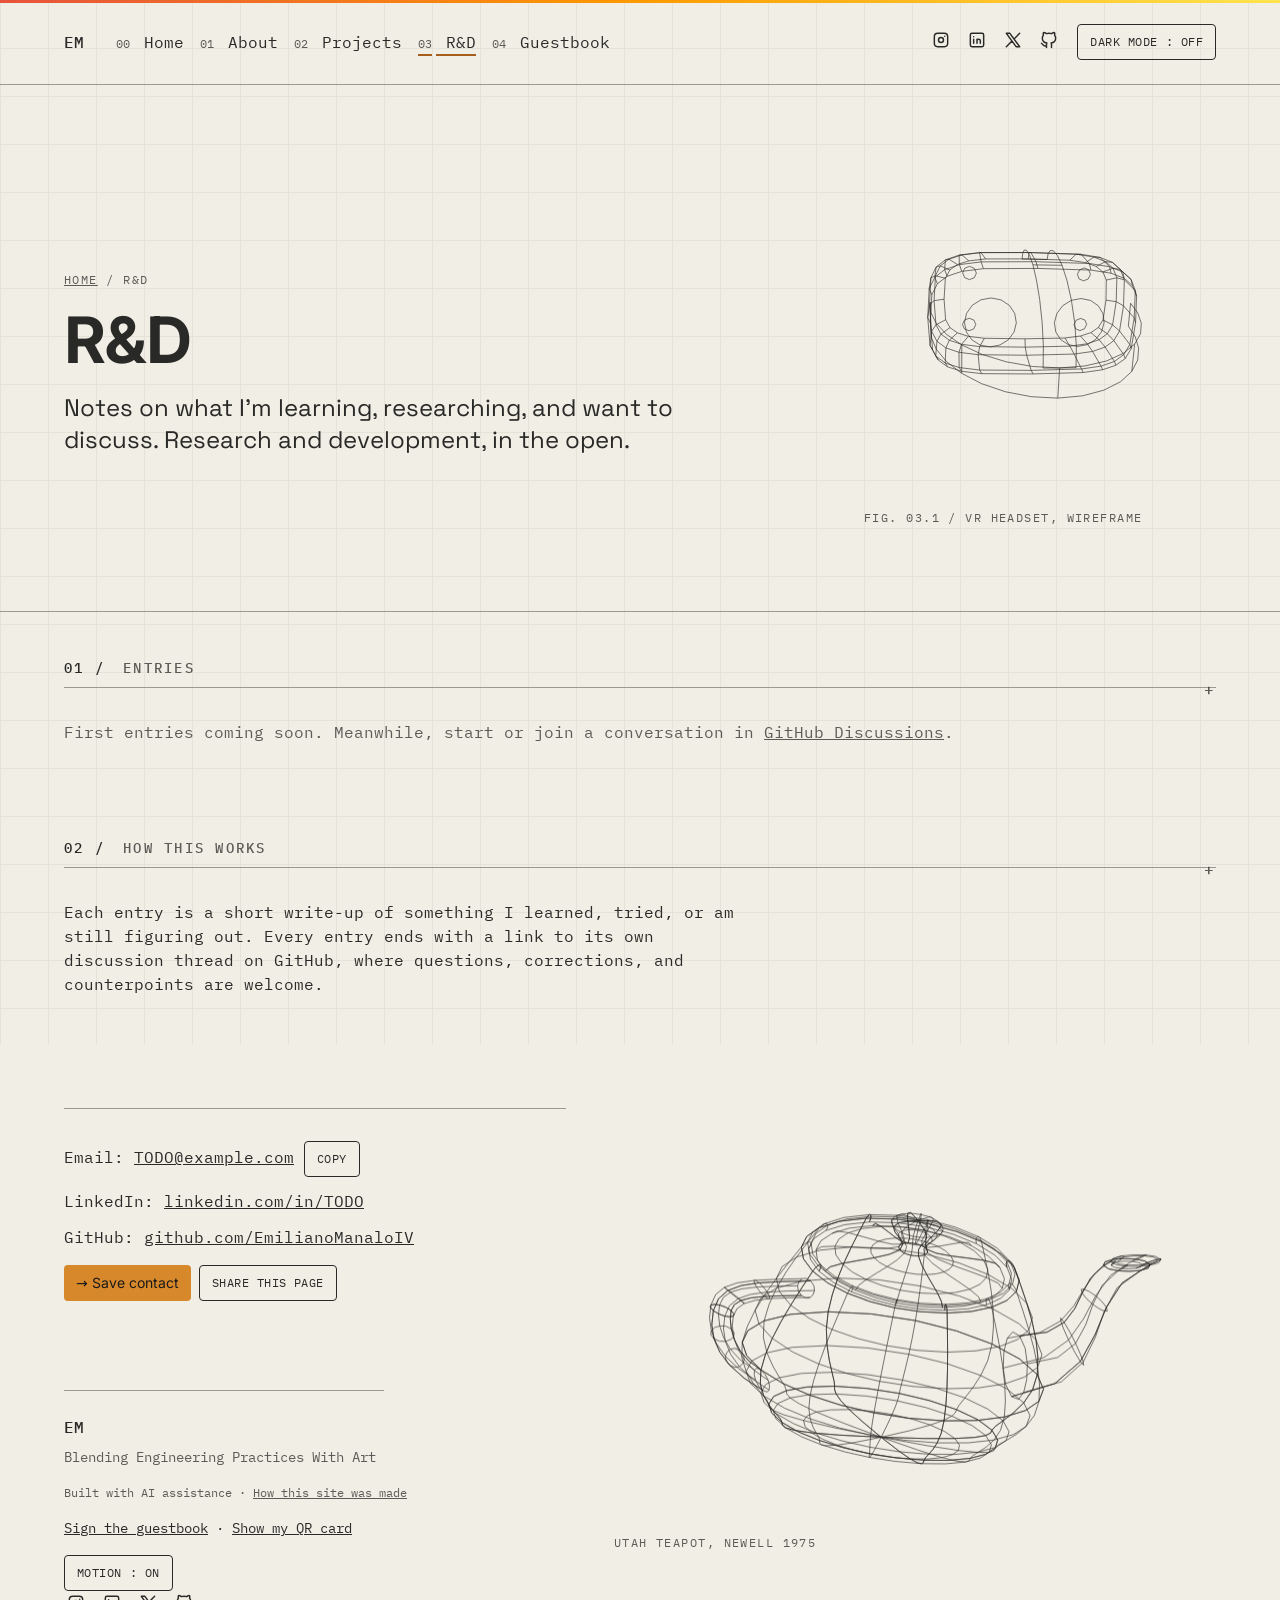
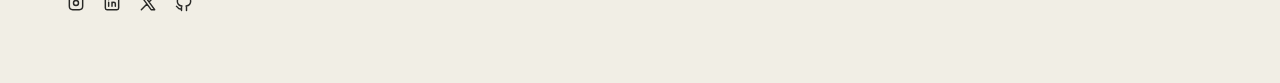
<file: rd/index.html>
<!doctype html>
<html lang="en">
<head>
  <meta charset="utf-8">
  <meta name="viewport" content="width=device-width, initial-scale=1">
  <title>R&D | Emiliano Panday Manalo IV</title>
  <meta name="description" content="Notes on what Emiliano Panday Manalo IV is learning, researching, and wants to discuss.">
  <link rel="canonical" href="https://emilianomanaloiv.github.io/rd/">
  <link rel="icon" href="/favicon.svg" type="image/svg+xml">
  <link rel="manifest" href="/site.webmanifest">
  <meta name="theme-color" content="#f1eee5" media="(prefers-color-scheme: light)">
  <meta name="theme-color" content="#292927" media="(prefers-color-scheme: dark)">

  <meta property="og:type" content="website">
  <meta property="og:url" content="https://emilianomanaloiv.github.io/rd/">
  <meta property="og:title" content="R&D | Emiliano Panday Manalo IV">
  <meta property="og:description" content="Notes on what Emiliano Panday Manalo IV is learning, researching, and wants to discuss.">
  <meta name="twitter:card" content="summary">

  <script src="/js/theme.js"></script>
  <link rel="preload" href="/assets/fonts/inter-latin-var.woff2" as="font" type="font/woff2" crossorigin>
  <link rel="preload" href="/assets/fonts/ibm-plex-mono-latin-400.woff2" as="font" type="font/woff2" crossorigin>
  <link rel="stylesheet" href="/styles.css">
  <link rel="modulepreload" href="/js/geometry.js">
  <link rel="modulepreload" href="/js/models.js">
  <script type="module" src="/js/main.js"></script>
  <script type="module" src="/js/ui.js"></script>
</head>
<body>
  <a class="skip-link" href="#main">Skip to content</a>

  <header class="site-header">
    <div class="read-progress" aria-hidden="true"></div>
    <canvas class="ambient-scene" data-scene="ambient" aria-hidden="true"></canvas>
    <div class="container">
      <a class="monogram" href="/" aria-label="Emiliano Panday Manalo IV, home">EM</a>
      <nav id="site-nav" aria-label="Primary">
        <ul class="nav-list">
          <li><a href="/"><span class="nav-index" aria-hidden="true">00</span> Home</a></li>
          <li><a href="/about/"><span class="nav-index" aria-hidden="true">01</span> About</a></li>
          <li><a href="/projects/"><span class="nav-index" aria-hidden="true">02</span> Projects</a></li>
          <li><a href="/rd/" aria-current="page"><span class="nav-index" aria-hidden="true">03</span> R&amp;D</a></li>
          <li><a href="/guestbook/"><span class="nav-index" aria-hidden="true">04</span> Guestbook</a></li>
        </ul>
      </nav>
      <div class="header-tools">
        <ul class="socials" aria-label="Social profiles">
          <li><a href="https://www.instagram.com/TODO" data-link="instagram" aria-label="Instagram"><svg class="icon" viewBox="0 0 24 24" width="20" height="20" fill="none" stroke="currentColor" stroke-width="1.75" stroke-linecap="round" stroke-linejoin="round" aria-hidden="true" focusable="false"><rect x="4" y="4" width="16" height="16" rx="4"/><circle cx="12" cy="12" r="3"/><path d="M16.5 7.5v.01"/></svg></a></li>
          <li><a href="https://www.linkedin.com/in/TODO" data-link="linkedin" aria-label="LinkedIn"><svg class="icon" viewBox="0 0 24 24" width="20" height="20" fill="none" stroke="currentColor" stroke-width="1.75" stroke-linecap="round" stroke-linejoin="round" aria-hidden="true" focusable="false"><rect x="4" y="4" width="16" height="16" rx="2"/><path d="M8 11v5M8 8v.01M12 16v-5M16 16v-3a2 2 0 0 0-4 0"/></svg></a></li>
          <li><a href="https://x.com/TODO" data-link="x" aria-label="X"><svg class="icon" viewBox="0 0 24 24" width="20" height="20" fill="none" stroke="currentColor" stroke-width="1.75" stroke-linecap="round" stroke-linejoin="round" aria-hidden="true" focusable="false"><path d="M4 4l11.733 16h4.267l-11.733-16zM4 20l6.768-6.768M13.228 10.772L20 4"/></svg></a></li>
          <li><a href="https://github.com/EmilianoManaloIV" data-link="github" aria-label="GitHub"><svg class="icon" viewBox="0 0 24 24" width="20" height="20" fill="none" stroke="currentColor" stroke-width="1.75" stroke-linecap="round" stroke-linejoin="round" aria-hidden="true" focusable="false"><path d="M9 19c-4.3 1.4-4.3-2.5-6-3m12 5v-3.5c0-1 .1-1.4-.5-2 2.8-.3 5.5-1.4 5.5-6a4.6 4.6 0 0 0-1.3-3.2 4.2 4.2 0 0 0-.1-3.2s-1.1-.3-3.5 1.3a12.3 12.3 0 0 0-6.2 0C6.5 2.8 5.4 3.1 5.4 3.1a4.2 4.2 0 0 0-.1 3.2A4.6 4.6 0 0 0 4 9.5c0 4.6 2.7 5.7 5.5 6-.6.6-.6 1.2-.5 2V21"/></svg></a></li>
        </ul>
        <button class="toggle" type="button" id="theme-toggle" aria-pressed="false">Dark mode<span data-state aria-hidden="true">: off</span></button>
      </div>
    </div>
  </header>

  <main id="main">
    <section id="rd" class="page-hero hero-split">
      <div class="container">
        <div>
          <p class="eyebrow"><a href="/">Home</a> / R&amp;D</p>
          <h1>R&amp;D</h1>
          <p class="lede">Notes on what I'm learning, researching, and want to discuss. Research and development, in the open.</p>
        </div>
        <figure class="model model-headset">
          <canvas class="headset-scene" data-scene="headset" tabindex="0" role="img" aria-roledescription="3D model" aria-label="VR headset wireframe"></canvas>
          <figcaption>FIG. 03.1 / VR headset, wireframe</figcaption>
          <p class="model-controls"><span class="model-hint" aria-hidden="true">Drag or use arrow keys</span> <button class="toggle model-reset" type="button" data-reset>Reset view</button></p>
        </figure>
      </div>
    </section>

    <section id="entries" class="section" data-label="01 — Entries">
      <div class="container">
        <h2 class="section-title"><span class="section-index" aria-hidden="true">01 /</span> Entries</h2>
        <!-- The build (tools/build.mjs) fills this list from GitHub Discussions, newest first. -->
        <ol class="post-list" data-post-list><!-- POSTS --></ol>
        <p class="empty-state">First entries coming soon. Meanwhile, start or join a conversation in <a href="https://github.com/EmilianoManaloIV/EmilianoManaloIV.github.io/discussions">GitHub Discussions</a>.</p>
      </div>
    </section>

    <section id="how" class="section" data-label="02 — How this works">
      <div class="container">
        <h2 class="section-title"><span class="section-index" aria-hidden="true">02 /</span> How this works</h2>
        <div class="prose">
          <p>Each entry is a short write-up of something I learned, tried, or am still figuring out. Every entry ends with a link to its own discussion thread on GitHub, where questions, corrections, and counterpoints are welcome.</p>
        </div>
      </div>
    </section>
  </main>

  <footer class="site-footer">
    <div class="container">
      <div class="footer-contact" id="contact">
        <h2 class="visually-hidden">Contact</h2>
        <hr class="section-rule" aria-hidden="true">
        <ul class="contact-list">
          <li>Email: <a href="mailto:TODO@example.com" data-link="email" data-link-text>TODO@example.com</a> <button class="action" type="button" data-link="email" data-copy-email="TODO@example.com" aria-label="Copy email address">Copy</button></li>
          <li>LinkedIn: <a href="https://www.linkedin.com/in/TODO" data-link="linkedin" data-link-text>linkedin.com/in/TODO</a></li>
          <li>GitHub: <a href="https://github.com/EmilianoManaloIV" data-link="github" data-link-text>github.com/EmilianoManaloIV</a></li>
        </ul>
        <ul class="tags">
          <li><a class="tag tag-link" href="/emiliano-manalo.vcf" download>Save contact</a></li>
          <li><button class="action" type="button" data-share>Share this page</button></li>
        </ul>
        <p class="copy-status" role="status" data-copy-status></p>
      </div>
      <div class="footer-brand-block">
        <hr class="footer-rule">
        <p class="footer-brand">EM</p>
        <p class="footer-tagline">Blending Engineering Practices With Art</p>
        <p class="footer-ai">Built with AI assistance · <a href="/about/#made">How this site was made</a></p>
        <p class="footer-links"><a href="/guestbook/">Sign the guestbook</a> · <a href="/card/">Show my QR card</a></p>
        <p class="footer-motion"><button class="toggle" type="button" data-motion-toggle aria-pressed="true">Motion<span data-state aria-hidden="true">: on</span></button></p>
        <ul class="socials" aria-label="Social profiles">
          <li><a href="https://www.instagram.com/TODO" data-link="instagram" aria-label="Instagram"><svg class="icon" viewBox="0 0 24 24" width="20" height="20" fill="none" stroke="currentColor" stroke-width="1.75" stroke-linecap="round" stroke-linejoin="round" aria-hidden="true" focusable="false"><rect x="4" y="4" width="16" height="16" rx="4"/><circle cx="12" cy="12" r="3"/><path d="M16.5 7.5v.01"/></svg></a></li>
          <li><a href="https://www.linkedin.com/in/TODO" data-link="linkedin" aria-label="LinkedIn"><svg class="icon" viewBox="0 0 24 24" width="20" height="20" fill="none" stroke="currentColor" stroke-width="1.75" stroke-linecap="round" stroke-linejoin="round" aria-hidden="true" focusable="false"><rect x="4" y="4" width="16" height="16" rx="2"/><path d="M8 11v5M8 8v.01M12 16v-5M16 16v-3a2 2 0 0 0-4 0"/></svg></a></li>
          <li><a href="https://x.com/TODO" data-link="x" aria-label="X"><svg class="icon" viewBox="0 0 24 24" width="20" height="20" fill="none" stroke="currentColor" stroke-width="1.75" stroke-linecap="round" stroke-linejoin="round" aria-hidden="true" focusable="false"><path d="M4 4l11.733 16h4.267l-11.733-16zM4 20l6.768-6.768M13.228 10.772L20 4"/></svg></a></li>
          <li><a href="https://github.com/EmilianoManaloIV" data-link="github" aria-label="GitHub"><svg class="icon" viewBox="0 0 24 24" width="20" height="20" fill="none" stroke="currentColor" stroke-width="1.75" stroke-linecap="round" stroke-linejoin="round" aria-hidden="true" focusable="false"><path d="M9 19c-4.3 1.4-4.3-2.5-6-3m12 5v-3.5c0-1 .1-1.4-.5-2 2.8-.3 5.5-1.4 5.5-6a4.6 4.6 0 0 0-1.3-3.2 4.2 4.2 0 0 0-.1-3.2s-1.1-.3-3.5 1.3a12.3 12.3 0 0 0-6.2 0C6.5 2.8 5.4 3.1 5.4 3.1a4.2 4.2 0 0 0-.1 3.2A4.6 4.6 0 0 0 4 9.5c0 4.6 2.7 5.7 5.5 6-.6.6-.6 1.2-.5 2V21"/></svg></a></li>
        </ul>
      </div>
      <figure class="model model-teapot">
        <canvas class="teapot-scene" data-scene="teapot" tabindex="0" role="img" aria-roledescription="3D model" aria-label="Utah teapot wireframe"></canvas>
        <figcaption>Utah teapot, Newell 1975</figcaption>
        <p class="model-controls"><span class="model-hint" aria-hidden="true">Drag or use arrow keys</span> <button class="toggle model-reset" type="button" data-reset>Reset view</button></p>
      </figure>
    </div>
  </footer>
</body>
</html>
</file>
<file: styles.css>
/* ==========================================================================
   Fonts: self-hosted latin subsets, SIL Open Font License (see assets/fonts/).
   ========================================================================== */
@font-face {
  font-family: "Inter";
  font-style: normal;
  font-weight: 100 900;
  font-display: swap;
  src: url("assets/fonts/inter-latin-var.woff2") format("woff2");
}

@font-face {
  font-family: "Space Grotesk";
  font-style: normal;
  font-weight: 300 700;
  font-display: swap;
  src: url("assets/fonts/space-grotesk-latin-var.woff2") format("woff2");
}

@font-face {
  font-family: "IBM Plex Mono";
  font-style: normal;
  font-weight: 400;
  font-display: swap;
  src: url("assets/fonts/ibm-plex-mono-latin-400.woff2") format("woff2");
}

@font-face {
  font-family: "IBM Plex Mono";
  font-style: italic;
  font-weight: 400;
  font-display: swap;
  src: url("assets/fonts/ibm-plex-mono-latin-400-italic.woff2") format("woff2");
}

@font-face {
  font-family: "IBM Plex Mono";
  font-style: normal;
  font-weight: 500;
  font-display: swap;
  src: url("assets/fonts/ibm-plex-mono-latin-500.woff2") format("woff2");
}

/* ==========================================================================
   Design tokens
   Colors: Figma "Branding Guide" variable collection.
   Type: Figma text styles and the inspected text layers.
   ========================================================================== */
:root {
  color-scheme: light;

  /* color/primary (Light mode) */
  --brand-background: #f1eee5;
  --brand-text-dark: #292927;
  --brand-text-light: rgb(41 41 39 / 0.75);
  --brand-text-flipped: #f1eee5;
  --brand-text-flipped-light: rgb(241 238 229 / 0.75);
  --brand-accent-light: #d7882b;
  --brand-accent-dark: #a65e1e;

  /* color/signal (same in both modes) */
  --brand-mint: #45e8a2;
  --brand-magenta: #ed24c7;
  --brand-blue: #4c76ff;
  --brand-red: #e6533c;
  --brand-amber: #ff9a00;
  --brand-yellow: #ffe44d;

  /* color/supporting (same in both modes) */
  --brand-stone: #d8d3c9;
  --brand-slate: #6b6b63;
  --brand-silver: #9a9992;
  --brand-charcoal: #1a1a1a;

  /* Roles. Dark panels stay charcoal in both themes, so their ink is fixed. */
  --color-bg: var(--brand-background);
  --color-ink: var(--brand-text-dark);
  --color-ink-muted: var(--brand-text-light);
  --color-rule: var(--brand-silver);
  --color-slot: var(--brand-stone);
  --color-panel: var(--brand-charcoal);
  --color-panel-ink: #f1eee5;
  --color-panel-ink-muted: rgb(241 238 229 / 0.75);
  --color-panel-rule: var(--brand-slate);
  --color-tag-primary: var(--brand-accent-light);
  /* Text on the orange link buttons is near-black: cream on #d7882b is only 2.4:1,
     near-black is 6.2:1 (WCAG AA 4.5:1). Pre-launch audit, ADR 0012. */
  --color-tag-primary-ink: #1a1a1a;
  /* The accent-dark tag background, darkened slightly so cream text passes AA:
     #a65e1e gives 4.27:1, #9c581c gives 4.73:1. */
  --color-tag: #9c581c;
  --color-tag-ink: #f1eee5;
  --color-focus: var(--brand-blue);
  /* Current-position cues (nav underline, active rail dot) and the other rail dots.
     Each keeps 3:1 against the page and the charcoal banner (WCAG 1.4.11, ADR 0012). */
  --color-marker: var(--brand-accent-dark);
  --color-rail: var(--brand-slate);

  /* Families */
  --font-display: "Inter", system-ui, -apple-system, "Segoe UI", Roboto, sans-serif;
  --font-sub: "Space Grotesk", system-ui, -apple-system, "Segoe UI", Roboto, sans-serif;
  --font-mono: "IBM Plex Mono", ui-monospace, "Cascadia Mono", Consolas, monospace;

  /* Sizes: Figma desktop values are the maximums. */
  --text-name: clamp(2.25rem, 1rem + 5vw, 4rem);         /* h1: Inter Bold 64 */
  --text-subtitle: clamp(1.125rem, 0.9rem + 1vw, 1.5rem); /* SubTitle: 24 */
  --text-header: clamp(1.5rem, 1.1rem + 1.5vw, 2rem);     /* Header: 32 */
  --text-subheader: clamp(1rem, 0.85rem + 0.6vw, 1.25rem); /* SubHeader: 20 */
  --text-banner: clamp(3rem, 1rem + 5vw, 4.5rem);
  --text-body: 1rem;
  --text-small: 0.875rem;
  --text-xs: 0.75rem;

  /* Space and shape */
  --space-1: 0.25rem;
  --space-2: 0.5rem;
  --space-3: 0.75rem;
  --space-4: 1rem;
  --space-6: 1.5rem;
  --space-8: 2rem;
  --space-12: 3rem;
  --space-16: 4rem;
  --space-24: 6rem;
  --radius-sm: 4px;
  --radius-md: 16px;
  --content-max: 72rem; /* 1152px, the Figma desktop content width */
  --gutter: clamp(1rem, 5vw, 4rem);
}

/* Figma Branding Guide, Dark mode. Applied by the toggle or the system setting. */
:root[data-theme="dark"] {
  color-scheme: dark;
  --brand-background: #292927;
  --brand-text-dark: #f1eee5;
  --brand-text-light: rgb(241 238 229 / 0.75);
  --brand-text-flipped: #292927;
  --brand-text-flipped-light: rgb(41 41 39 / 0.75);
  --color-slot: #3a3a37;
  --color-marker: var(--brand-accent-light);
  --color-rail: var(--brand-silver);
}

@media (prefers-color-scheme: dark) {
  :root:not([data-theme="light"]) {
    color-scheme: dark;
    --brand-background: #292927;
    --brand-text-dark: #f1eee5;
    --brand-text-light: rgb(241 238 229 / 0.75);
    --brand-text-flipped: #292927;
    --brand-text-flipped-light: rgb(41 41 39 / 0.75);
    --color-slot: #3a3a37;
    --color-marker: var(--brand-accent-light);
    --color-rail: var(--brand-silver);
  }
}

/* ==========================================================================
   Base
   ========================================================================== */
*,
*::before,
*::after {
  box-sizing: border-box;
}

html {
  -webkit-text-size-adjust: 100%;
}

@media (prefers-reduced-motion: no-preference) {
  html {
    scroll-behavior: smooth;
  }
}

body {
  margin: 0;
  background: var(--color-bg);
  color: var(--color-ink);
  font-family: var(--font-mono);
  font-size: var(--text-body);
  line-height: 1.5;
}

/* Page-wide drafting grid (ADR 0008), fixed behind the page; dark panels cover it.
   While motion is on it drifts one cell diagonally every 40 seconds, which loops
   seamlessly, and it moves slower than the page while scrolling. The two use the
   separate `translate` and `transform` properties, so they combine. */
body::before {
  content: "";
  position: fixed;
  top: -48px;
  left: 0;
  right: -48px;
  z-index: -1;
  height: calc(100vh + 192px);
  background:
    linear-gradient(var(--color-rule) 1px, transparent 1px) 0 0 / 48px 48px,
    linear-gradient(90deg, var(--color-rule) 1px, transparent 1px) 0 0 / 48px 48px;
  opacity: 0.14;
  pointer-events: none;
}

html.js-ready:not(.motion-off) body::before {
  animation: grid-ambient 40s linear infinite;
}

@keyframes grid-ambient {
  from {
    translate: 0 0;
  }
  to {
    translate: -48px 48px;
  }
}

@media screen and (prefers-reduced-motion: no-preference) {
  @supports (animation-timeline: scroll()) {
    html:not(.motion-off) body::before {
      animation: grid-drift linear both;
      animation-timeline: scroll(root);
    }

    html.js-ready:not(.motion-off) body::before {
      animation: grid-drift linear both, grid-ambient 40s linear infinite;
      animation-timeline: scroll(root), auto;
    }
  }
}

@keyframes grid-drift {
  to {
    transform: translateY(-96px);
  }
}

img,
svg,
canvas {
  display: block;
  max-width: 100%;
}

a {
  color: inherit;
}

:focus-visible {
  outline: 2px solid var(--color-focus);
  outline-offset: 3px;
}

h1,
h2,
h3 {
  margin: 0;
  line-height: 1.15;
}

p {
  margin: 0;
}

button {
  font: inherit;
  color: inherit;
}

.visually-hidden {
  position: absolute;
  width: 1px;
  height: 1px;
  overflow: hidden;
  clip-path: inset(50%);
  white-space: nowrap;
}

.skip-link {
  position: absolute;
  left: var(--space-4);
  top: -3rem;
  padding: var(--space-2) var(--space-4);
  background: var(--color-panel);
  color: var(--color-panel-ink);
  z-index: 10;
}

.skip-link:focus {
  top: var(--space-4);
}

/* Reading progress (ADR 0009): visibility of system status. It reports where the
   reader is, so it is a status display rather than decorative motion: it follows
   scrolling under reduced motion and with motion off too. Browsers without scroll
   timelines simply don't show it. */
.read-progress {
  display: none;
}

@supports (animation-timeline: scroll()) {
  .read-progress {
    position: fixed;
    top: 0;
    left: 0;
    right: 0;
    z-index: 20;
    display: block;
    height: 3px;
    background: linear-gradient(90deg, var(--brand-red), var(--brand-amber), var(--brand-yellow));
    transform-origin: 0 50%;
    pointer-events: none;
    animation: read-progress linear both;
    animation-timeline: scroll(root);
  }
}

@keyframes read-progress {
  from {
    transform: scaleX(0);
  }
}

/* Print (pre-launch audit, ADR 0012). Browsers drop page backgrounds when printing,
   so cream text (dark theme, dark panels) would vanish on white paper. Print is
   always black on white, decoration and controls are left out, and outside links
   show their address, so a printed About & CV page stays useful. The roles are set
   with a high-specificity selector to beat both theme blocks. */
@media print {
  :root:root:root {
    color-scheme: light;
    --color-bg: #fff;
    --color-ink: #000;
    --color-ink-muted: #333;
    --color-rule: #999;
    --color-slot: #eee;
    --color-panel: #fff;
    --color-panel-ink: #000;
    --color-panel-ink-muted: #333;
    --color-panel-rule: #999;
    /* Signal colours (value headings, labels) print as plain black. */
    --brand-mint: #000;
    --brand-magenta: #000;
    --brand-blue: #000;
    --brand-red: #000;
    --brand-amber: #000;
    --brand-yellow: #000;
    /* Tags lose their coloured background on paper, so they print as outlines. */
    --color-tag: #fff;
    --color-tag-ink: #000;
    --color-tag-primary: #fff;
    --color-tag-primary-ink: #000;
  }

  .tag {
    border: 1px solid #000;
  }

  body::before,
  .read-progress,
  .ambient-scene,
  .skip-link,
  .site-header,
  .section-rail,
  .section-bar,
  .banner,
  .model,
  .toggle,
  .action,
  .barcode-strip,
  .ticks,
  .footer-motion {
    display: none !important;
  }

  :is(.prose, .entry-list, .socials, .card-body) a[href^="http"]::after {
    content: " (" attr(href) ")";
    font-size: 0.85em;
    word-break: break-all;
  }

  .card,
  .entry-list li {
    break-inside: avoid;
  }
}

.container {
  width: 100%;
  max-width: calc(var(--content-max) + 2 * var(--gutter));
  margin-inline: auto;
  padding-inline: var(--gutter);
}

/* Empty image slot shown until real artwork is supplied. */
.slot {
  display: grid;
  place-items: center;
  aspect-ratio: 544 / 432;
  border-radius: var(--radius-md);
  background: var(--color-slot);
  color: var(--color-ink-muted);
  font-size: var(--text-xs);
}

/* Small bordered control: theme and motion toggles, copy and share actions. */
.toggle,
.action {
  display: inline-flex;
  align-items: center;
  gap: var(--space-2);
  padding: var(--space-2) var(--space-3);
  border: 1px solid currentColor;
  border-radius: var(--radius-sm);
  background: transparent;
  font-family: var(--font-mono);
  font-size: var(--text-xs);
  letter-spacing: 0.04em;
  text-transform: uppercase;
  cursor: pointer;
}

/* Toggles need js/main.js, so hide them until it has run.
   Canvases stay empty without JavaScript, so hide them in that case too. */
html:not(.js-ready) .toggle,
html:not(.ui-ready) .action,
html:not(.ui-ready) .section-rail,
html:not(.ui-ready) .section-bar,
html:not(.js) canvas[data-scene],
html:not(.js) .model {
  display: none;
}

/* Copy feedback, in the reference boards' status-chip style: a mint dot carries
   the state, the text stays ink for contrast. */
.copy-status {
  display: inline-flex;
  align-items: center;
  gap: 0.5em;
  font-family: var(--font-mono);
  font-size: var(--text-xs);
  letter-spacing: 0.08em;
  text-transform: uppercase;
}

.copy-status:not(:empty)::before {
  content: "";
  width: 6px;
  height: 6px;
  border-radius: 50%;
  background: var(--brand-mint);
}

/* Reserves its line so feedback never shifts the layout. */
.copy-status {
  min-height: 1.6em;
  margin-top: var(--space-4);
}

/* Wayfinding: a dot rail on wide screens, a sticky section bar on phones. */
.section-rail,
.section-bar {
  display: none;
}

@media (min-width: 1280px) {
  .section-rail {
    position: fixed;
    top: 50%;
    left: 1rem;
    z-index: 5;
    display: flex;
    flex-direction: column;
    transform: translateY(-50%);
  }

  /* 6px dots inside 24px targets (WCAG 2.5.8). Their colours keep 3:1 against
     the page in either theme and the charcoal banner (tested, ADR 0012). */
  .section-rail a {
    width: 24px;
    height: 24px;
    padding: 9px;
    background: var(--color-rail);
    background-clip: content-box;
    border-radius: 12px;
    transition: height 0.2s;
  }

  .section-rail a[aria-current="true"] {
    height: 40px;
    background-color: var(--color-marker);
  }
}

@media (max-width: 799px) {
  .section-bar {
    position: fixed;
    inset: 0 0 auto;
    z-index: 10;
    display: flex;
    justify-content: space-between;
    padding: var(--space-2) var(--gutter);
    border-bottom: 1px solid var(--color-rule);
    background: var(--color-bg);
    font-size: var(--text-xs);
    letter-spacing: 0.12em;
    text-decoration: none;
    text-transform: uppercase;
    visibility: hidden;
    transform: translateY(-100%);
    transition: transform 0.2s, visibility 0.2s;
  }

  .section-bar.is-visible {
    visibility: visible;
    transform: none;
  }

  .section-bar-menu {
    color: var(--color-ink-muted);
  }

  /* Anchors and keyboard focus land below the bar, not under it. */
  html {
    scroll-padding-top: 3rem;
  }
}

@media (prefers-reduced-motion: reduce) {
  .section-rail a,
  .section-bar {
    transition: none;
  }
}

/* ==========================================================================
   Header and nav. Mobile: stacked list, as in the Figma mobile frame.
   ========================================================================== */
.site-header {
  border-bottom: 1px solid var(--color-rule);
}

.site-header .container {
  display: flex;
  flex-direction: column;
  gap: var(--space-4);
  padding-block: var(--space-6);
}

.monogram {
  font-weight: 500;
  text-decoration: none;
}

.nav-list,
.socials {
  display: flex;
  margin: 0;
  padding: 0;
  list-style: none;
}

/* Phones: a compact two-column grid keeps the hero on the first screen. */
.nav-list {
  display: grid;
  grid-template-columns: 1fr 1fr;
  gap: var(--space-2) var(--space-4);
}

.nav-index {
  margin-right: var(--space-1);
  color: var(--color-ink-muted);
  font-size: var(--text-xs);
}

.nav-list a[aria-current] {
  text-decoration: underline;
  text-decoration-color: var(--color-marker);
  text-decoration-thickness: 2px;
  text-underline-offset: 0.35em;
}

.nav-list a {
  text-decoration: none;
}

.nav-list a:hover {
  text-decoration: underline;
}

.header-tools {
  display: flex;
  align-items: center;
  gap: var(--space-4);
}

.socials {
  gap: var(--space-3);
}

/* Outline icons as in Figma (ADR 0017), each a 24px target at least (WCAG 2.5.8);
   the link's aria-label names it. */
.socials a {
  display: inline-flex;
  padding: 2px;
  border-radius: 4px;
  text-decoration: none;
}

.socials .icon {
  display: block;
}

.socials a:hover {
  color: var(--color-marker);
}

/* ==========================================================================
   Hero
   ========================================================================== */
.hero {
  padding-block: var(--space-16);
  text-align: center;
}

.hero h1 {
  font-family: var(--font-display);
  font-size: var(--text-name);
  font-weight: 700;
  line-height: 1.1;
  letter-spacing: -0.025em;
}

.hero p {
  max-width: 36rem;
  margin: var(--space-4) auto 0;
  font-family: var(--font-sub);
  font-size: var(--text-subtitle);
  line-height: 1.3;
}

/* ==========================================================================
   Dark panels
   ========================================================================== */
.panel {
  background: var(--color-panel);
  color: var(--color-panel-ink);
}

/* Banner: full-height console on the left, wireframe scene, the "Bridging"
   head with a cube behind it, and technical labels. */
.banner {
  position: relative;
  overflow: hidden;
}

.banner .container {
  position: relative;
  display: grid;
  grid-template-areas:
    "head"
    "art"
    "term"
    "labels";
  gap: var(--space-6);
  padding-block: var(--space-8);
}

/* Dot-matrix columns behind the right side, after the "Illusion" reference. */
.dot-field {
  position: absolute;
  inset: 0 0 0 auto;
  width: 38%;
  /* The dimming lives in the dot color, not opacity, so the scan band can be brighter. */
  background: radial-gradient(circle, color-mix(in srgb, var(--brand-mint) 18%, transparent) 1px, transparent 1.6px) 0 0 / 10px 10px;
  -webkit-mask-image: repeating-linear-gradient(90deg, #000 0 10px, transparent 10px 50px),
    linear-gradient(90deg, transparent, #000 60%);
  mask-image: repeating-linear-gradient(90deg, #000 0 10px, transparent 10px 50px),
    linear-gradient(90deg, transparent, #000 60%);
  -webkit-mask-composite: source-in;
  mask-composite: intersect;
  pointer-events: none;
}

/* A brighter band of the same dots scans up and down the columns while motion is on. */
.dot-field::before {
  content: "";
  position: absolute;
  inset: 0;
  background: radial-gradient(circle, color-mix(in srgb, var(--brand-mint) 55%, transparent) 1px, transparent 1.6px) 0 0 / 10px 10px;
  -webkit-mask: linear-gradient(transparent 40%, #000 50%, transparent 60%) 0 100% / 100% 300% no-repeat;
  mask: linear-gradient(transparent 40%, #000 50%, transparent 60%) 0 100% / 100% 300% no-repeat;
  opacity: 0;
}

/* mask-position repaints, so the shimmer runs only on wider screens. */
@media (min-width: 800px) {
  html.js-ready:not(.motion-off) .dot-field::before {
    opacity: 1;
    animation: dot-scan 7s ease-in-out infinite alternate;
  }
}

@keyframes dot-scan {
  from {
    -webkit-mask-position: 0 100%;
    mask-position: 0 100%;
  }
  to {
    -webkit-mask-position: 0 0;
    mask-position: 0 0;
  }
}

/* On phones the banner stacks, so the dots sit only behind the headline, fading out
   before the wireframe, console, and labels below it. */
@media (max-width: 799px) {
  .dot-field {
    inset: 0 0 auto auto;
    width: 70%;
    height: 17rem;
    -webkit-mask-image: repeating-linear-gradient(90deg, #000 0 10px, transparent 10px 50px),
      linear-gradient(90deg, transparent, #000 60%), linear-gradient(#000 55%, transparent);
    mask-image: repeating-linear-gradient(90deg, #000 0 10px, transparent 10px 50px),
      linear-gradient(90deg, transparent, #000 60%), linear-gradient(#000 55%, transparent);
  }
}

.terminal {
  grid-area: term;
  min-width: 0;
  height: 18em;
  margin: 0;
  overflow: hidden;
  font-size: 0.6875rem;
  line-height: 1.5;
  color: var(--color-panel-ink-muted);
  white-space: pre;
}

.terminal .cursor {
  display: inline-block;
  width: 0.6em;
  height: 1em;
  vertical-align: text-bottom;
  background: var(--brand-mint);
  animation: blink 1s steps(1) infinite;
}

.motion-off .terminal .cursor {
  animation: none;
}

@keyframes blink {
  50% {
    opacity: 0;
  }
}

.banner-scene {
  grid-area: art;
  width: 100%;
  aspect-ratio: 4 / 3;
  color: var(--brand-mint);
}

/* The banner container is isolated, so the desktop canvas's z-index -1 (ADR 0014)
   stays above the banner's own background. */
.banner .container {
  isolation: isolate;
}

.banner-head {
  grid-area: head;
  position: relative;
  padding-block: var(--space-4);
}

.cube-scene {
  position: absolute;
  inset: 0;
  width: 100%;
  height: 100%;
  color: var(--brand-mint);
  opacity: 0.35;
}

.banner-words,
.norm-label {
  position: relative;
}

.banner-words {
  font-size: var(--text-banner);
  line-height: 1.05;
}

.banner-words span:not(.visually-hidden) {
  display: block;
}

.banner-words .w-tech,
.banner-words .w-eng,
.banner-words .w-art {
  font-size: 0.45em;
}

.banner-words .w-tech {
  color: var(--brand-red);
}

.banner-words .w-eng {
  color: var(--brand-amber);
}

.banner-words .w-art {
  color: var(--brand-yellow);
}

/* Norm label with a gradient bar, after the "10918-1" mark in the references. */
.norm-label {
  display: flex;
  align-items: center;
  gap: var(--space-3);
  margin-top: var(--space-4);
}

.norm-code {
  padding: 0 var(--space-1);
  border: 1px solid var(--color-panel-ink);
  font-size: var(--text-small);
  line-height: 1.4;
}

.norm-bar {
  width: min(10rem, 40%);
  height: 6px;
  background: linear-gradient(90deg, var(--brand-red), var(--brand-amber), var(--brand-yellow));
}

.tech-labels {
  grid-area: labels;
  display: flex;
  flex-wrap: wrap;
  align-items: flex-end;
  gap: var(--space-3);
  font-size: 0.625rem;
  line-height: 1.4;
  text-transform: uppercase;
}

/* Figma's "Technicals labels" (ADR 0017): one bordered grid of cells in mint, the
   globe in its own cell, the system lines beside it, and Batch over Serial on the
   right. Cells share their borders, so the grid reads as one instrument plate. */
.tech-grid {
  display: grid;
  grid-template-columns: auto minmax(0, 1fr);
  border: 1px solid var(--color-panel-rule);
  color: var(--brand-mint);
}

.tech-cell {
  padding: var(--space-2) var(--space-3);
}

.tech-cell strong {
  font-weight: 400;
}

.tech-globe {
  display: grid;
  place-items: center;
  border-right: 1px solid var(--color-panel-rule);
}

.tech-core {
  display: grid;
  align-content: center;
}

.tech-side {
  grid-column: 1 / -1;
  display: grid;
  grid-template-columns: 1fr 1fr;
  border-top: 1px solid var(--color-panel-rule);
}

.tech-side .tech-cell {
  display: flex;
  align-items: center;
  gap: var(--space-2);
  white-space: nowrap;
}

.tech-side .tech-cell + .tech-cell {
  border-left: 1px solid var(--color-panel-rule);
}

.globe-scene {
  flex: none;
  width: 2.25rem;
  min-width: 2.25rem; /* an auto-sized grid cell would otherwise shrink it to nothing */
  height: 2.25rem;
  color: var(--brand-mint);
}

.tech-labels .toggle {
  color: var(--brand-mint);
}

/* Values strip */
.values .container {
  display: grid;
  gap: var(--space-8);
  padding-block: var(--space-12) var(--space-6);
}

/* Figma's ID strip (ADR 0017): one bordered row of cells, each with a small label
   above its value and a crossed-box marker in its corner, ending in the barcode. */
.barcode-strip {
  grid-column: 1 / -1;
  justify-self: start;
  display: flex;
  max-width: 100%;
  border: 1px solid var(--color-panel-rule);
  font-size: 0.75rem;
  line-height: 1.3;
  text-transform: uppercase;
}

.strip-cell {
  position: relative;
  display: grid;
  flex: 1 1 auto;
  align-content: center;
  min-width: 0;
  padding: var(--space-1) var(--space-4) var(--space-2) var(--space-2);
}

.strip-cell + .strip-cell {
  border-left: 1px solid var(--color-panel-rule);
}

.strip-cell strong {
  color: var(--color-panel-ink-muted);
  font-size: 0.625rem;
  font-weight: 400;
}

.strip-cell::after {
  content: "";
  position: absolute;
  right: 5px;
  bottom: 4px;
  width: 7px;
  height: 7px;
  border: 1px solid var(--color-panel-rule);
  background: linear-gradient(45deg, transparent 44%, var(--color-panel-rule) 44% 56%, transparent 56%);
}

.strip-mark {
  min-width: 0;
  padding-right: var(--space-2);
  font-size: 0.875rem;
  letter-spacing: 0.04em;
}

.strip-mark::after,
.barcode::after {
  content: none;
}

.barcode {
  flex: 0 0 4rem;
  padding: 5px 6px;
  background: repeating-linear-gradient(
    90deg,
    var(--color-panel-ink) 0 1px,
    transparent 1px 3px,
    var(--color-panel-ink) 3px 5px,
    transparent 5px 6px,
    var(--color-panel-ink) 6px 7px,
    transparent 7px 10px
  );
  background-clip: content-box;
}

.ticks {
  grid-column: 1 / -1;
  display: flex;
  justify-content: space-between;
  color: var(--brand-slate);
  font-size: 0.625rem;
  letter-spacing: 0.6em;
}

.value {
  border-top: 1px solid var(--color-panel-rule);
  padding-top: var(--space-4);
}

.value h3 {
  margin-bottom: var(--space-3);
  font-size: var(--text-header);
  font-weight: 500;
}

.value p {
  font-size: var(--text-subheader);
}

.barcode-strip + .value h3 {
  color: var(--brand-mint);
}

.barcode-strip + .value + .value h3 {
  color: var(--brand-magenta);
}

.barcode-strip + .value + .value + .value h3 {
  color: var(--brand-blue);
}

/* ==========================================================================
   Scroll reveals (ADR 0008). Each section's blocks slide up and fade in as they
   enter the screen, driven by scrolling itself, so no script is needed. The
   values arrive one after another, and their headings wipe on like a scan line.
   Browsers without view timelines, reduced motion, the motion toggle, and print
   all get the page as is: nothing is hidden outside these rules. Every range ends
   by "entry 100%", which any block with content below it always reaches.
   ========================================================================== */
@media screen and (prefers-reduced-motion: no-preference) {
  @supports (animation-timeline: view()) {
    html:not(.motion-off) :is(.section > .container > :not(.project-list), .project-list > .card, .values .value) {
      animation: reveal linear both;
      animation-timeline: view();
      animation-range: entry 0% entry 70%;
    }

    html:not(.motion-off) .barcode-strip + .value + .value {
      animation-range: entry 20% entry 90%;
    }

    html:not(.motion-off) .barcode-strip + .value + .value + .value {
      animation-range: entry 40% entry 100%;
    }

    html:not(.motion-off) .section > .container > .section-title {
      animation: reveal linear both, rule-draw linear both;
      animation-timeline: view(), view();
      animation-range: entry 0% entry 70%, entry 10% entry 100%;
    }

    html:not(.motion-off) .values .value h3 {
      animation: wipe linear both;
      animation-timeline: view();
      animation-range: entry 40% entry 100%;
    }
  }
}

@keyframes reveal {
  from {
    opacity: 0;
    transform: translateY(2rem);
  }
}

@keyframes rule-draw {
  from {
    background-size: 0 1px;
  }
}

@keyframes wipe {
  from {
    clip-path: inset(0 100% 0 0);
  }
}

/* ==========================================================================
   Content sections and cards
   ========================================================================== */
.section {
  padding-block: var(--space-12);
}

/* Numbered mono section labels: "01 / ABOUT". */
/* Section markers (ADR 0009): wayfinding in the FIG-label style. Each title ends in
   a registration mark, and its rule draws in during the reveal. (A counted section
   code was tried and dropped: unnumbered panels made it disagree with the "04 /"
   index beside it, and a wrong number is worse than none.) */
.section-title {
  position: relative;
  margin-bottom: var(--space-8);
  padding-bottom: var(--space-3);
  background: linear-gradient(var(--color-rule), var(--color-rule)) left bottom / 100% 1px no-repeat;
  font-family: var(--font-mono);
  font-size: var(--text-small);
  font-weight: 500;
  color: var(--color-ink-muted);
  text-transform: uppercase;
  letter-spacing: 0.16em;
}

.section-index {
  margin-right: var(--space-2);
  color: var(--color-ink);
}

/* The line between the home page's sections (ADR 0017): the rule the numbered
   headings used to carry, without their text. A border, so high-contrast mode and
   print keep it. */
.section-rule {
  margin: 0 0 var(--space-8);
  border: 0;
  border-top: 1px solid var(--color-rule);
}

/* High-contrast mode and print drop backgrounds, so the rule falls back to a border. */
@media (forced-colors: active), print {
  .section-title {
    border-bottom: 1px solid;
  }
}

.section-title::after {
  content: "+";
  content: "+" / "";
  position: absolute;
  right: 0;
  bottom: -0.55em;
  color: var(--color-ink-muted);
  font-size: var(--text-body);
  line-height: 1;
}

.card {
  display: grid;
  gap: var(--space-6);
  align-items: center;
}

.card + .card {
  margin-top: var(--space-16);
}

.card h3 {
  margin-bottom: var(--space-4);
  font-size: var(--text-header);
  font-weight: 500;
}

.card-media {
  margin: 0;
}

.card-media figcaption {
  margin-top: var(--space-2);
  color: var(--color-ink-muted);
  font-size: var(--text-xs);
  letter-spacing: 0.12em;
  text-transform: uppercase;
}

/* Corner brackets and a crosshair mark around media, after the references. */
.frame {
  position: relative;
  padding: var(--space-3);
  --bracket: linear-gradient(var(--brand-silver), var(--brand-silver));
  background:
    var(--bracket) top left / 14px 1px no-repeat,
    var(--bracket) top left / 1px 14px no-repeat,
    var(--bracket) bottom right / 14px 1px no-repeat,
    var(--bracket) bottom right / 1px 14px no-repeat,
    var(--bracket) bottom left / 0 1px no-repeat,
    var(--bracket) bottom left / 1px 0 no-repeat,
    var(--bracket) top right / 0 1px no-repeat,
    var(--bracket) top right / 1px 0 no-repeat;
  transition: background-size 0.25s ease-out;
}

/* Affordance and feedback (ADR 0009): pointing at or tabbing into a card closes its
   frame brackets in, so it is clear the card responds. */
.card:hover .frame,
.card:focus-within .frame {
  background-size: 28px 1px, 1px 28px, 28px 1px, 1px 28px, 28px 1px, 1px 28px, 28px 1px, 1px 28px;
}

.frame::after {
  content: "+";
  content: "+" / "";
  position: absolute;
  top: -0.6em;
  right: -0.25em;
  color: var(--brand-silver);
  font-size: var(--text-body);
  line-height: 1;
}

.card-media img,
.card-media video {
  display: block;
  width: 100%;
  height: auto;
  border-radius: var(--radius-md);
}

.card-media video {
  background: var(--color-slot);
}

.card-body > p {
  color: var(--color-ink-muted);
}

.card-body > p + p {
  margin-top: var(--space-3);
}

.tags {
  display: flex;
  flex-wrap: wrap;
  gap: var(--space-2);
  margin: var(--space-6) 0 0;
  padding: 0;
  list-style: none;
}

.tag {
  display: inline-block;
  padding: var(--space-1) var(--space-2);
  border-radius: var(--radius-sm);
  background: var(--color-tag);
  color: var(--color-tag-ink);
  font-family: var(--font-display);
  font-size: var(--text-small);
  line-height: 1.4;
}

.tag-link {
  padding: var(--space-2) var(--space-3);
  background: var(--color-tag-primary);
  color: var(--color-tag-primary-ink);
  text-decoration: none;
}

/* Decorative arrow; the empty alt text keeps screen readers from announcing it. */
.tag-link::before {
  content: "\2192\00a0";
  content: "\2192\00a0" / "";
  display: inline-block;
  transition: transform 0.2s ease-out;
}

.tag-link:hover {
  text-decoration: underline;
}

/* The arrow nudges forward on hover or keyboard focus: this goes somewhere. */
.tag-link:hover::before,
.tag-link:focus-visible::before {
  transform: translateX(3px);
}

.contact-list {
  display: grid;
  gap: var(--space-3);
  margin: 0;
  padding: 0;
  list-style: none;
}

/* ==========================================================================
   Subpages: About & CV, R&D, posts, 404 (ADR 0004)
   ========================================================================== */
.page-hero {
  padding-block: var(--space-16) var(--space-8);
  border-bottom: 1px solid var(--color-rule);
}

.page-hero h1,
.post h1 {
  font-family: var(--font-display);
  font-size: var(--text-name);
  font-weight: 700;
  line-height: 1.1;
  letter-spacing: -0.025em;
}

.eyebrow {
  margin-bottom: var(--space-4);
  color: var(--color-ink-muted);
  font-size: var(--text-xs);
  letter-spacing: 0.12em;
  text-transform: uppercase;
}

.lede {
  max-width: 40rem;
  margin-top: var(--space-4);
  font-family: var(--font-sub);
  font-size: var(--text-subtitle);
  line-height: 1.35;
}

/* Long-form text: a readable measure and quiet structure. */
.prose {
  max-width: 68ch;
}

.prose > * + * {
  margin-top: var(--space-4);
}

.prose h2 {
  margin-top: var(--space-12);
  font-size: var(--text-header);
  font-weight: 500;
}

/* A numbered section label inside prose keeps its small label style. */
.prose h2.section-title {
  margin-top: 0;
  font-size: var(--text-small);
}

.prose code {
  padding: 0 0.25em;
  border-radius: var(--radius-sm);
  background: var(--color-slot);
}

.prose blockquote {
  margin: var(--space-6) 0;
  padding-left: var(--space-4);
  border-left: 2px solid var(--brand-accent-dark);
  color: var(--color-ink-muted);
}

.entry-list,
.post-list {
  margin: 0;
  padding: 0;
  list-style: none;
}

.entry-list li {
  display: grid;
  gap: var(--space-2);
  padding-block: var(--space-4);
  border-top: 1px solid var(--color-rule);
}

.entry-list h3,
.list-heading {
  margin-bottom: var(--space-2);
  font-size: var(--text-subheader);
  font-weight: 500;
}

.entry-when {
  color: var(--color-ink-muted);
  font-size: var(--text-xs);
  letter-spacing: 0.12em;
  text-transform: uppercase;
}

.post-card {
  padding-block: var(--space-6);
  border-top: 1px solid var(--color-rule);
}

/* An empty list never shows; the empty-state line explains instead. */
.post-list:not(:has(li)) {
  display: none;
}

.post-list:has(li) + .empty-state {
  display: none;
}

.empty-state {
  color: var(--color-ink-muted);
}

/* Generated project cards and skills (ADR 0006). */
.project-list:not(:has(article)),
.skill-list:not(:has(li)) {
  display: none;
}

.project-list:has(article) + .empty-state {
  display: none;
}

/* The underline grows in from the left on hover or keyboard focus. */
.card h3 a {
  text-decoration: none;
  background: linear-gradient(currentColor, currentColor) left bottom / 0 1px no-repeat;
  transition: background-size 0.25s ease-out;
}

.card h3 a:hover,
.card h3 a:focus-visible {
  background-size: 100% 1px;
}

@media (prefers-reduced-motion: reduce) {
  .frame,
  .tag-link::before,
  .card h3 a {
    transition: none;
  }
}

.card-more {
  margin-top: var(--space-4);
  font-size: var(--text-small);
}

/* The home page previews two projects, then this link to the rest (ADR 0019). */
.all-projects {
  margin-top: var(--space-6);
}

/* "Opinion" on R&D posts labelled "opinion" (ADR 0013): an outlined tag in the date
   line, so readers know a post argues a view. Ink on the page passes AA. */
.tag-opinion {
  display: inline-block;
  padding: 0 var(--space-2);
  border: 1px solid currentColor;
  border-radius: var(--radius-sm);
  color: var(--color-ink);
  letter-spacing: 0.12em;
  text-transform: uppercase;
}

.tag-count {
  margin-left: 0.25em;
}

/* Comments and guestbook entries (ADR 0005). Usernames get a mono initial badge
   instead of an avatar, so no third-party images load. */
.comment-list,
.comment-replies,
.guestbook-list {
  margin: 0;
  padding: 0;
  list-style: none;
}

.comment,
.guestbook-entry {
  padding-block: var(--space-4);
  border-top: 1px solid var(--color-rule);
}

.comment-replies {
  margin-top: var(--space-4);
  padding-left: var(--space-6);
  border-left: 1px solid var(--color-rule);
}

.comment-meta,
.guestbook-meta {
  margin-bottom: var(--space-2);
  color: var(--color-ink-muted);
  font-size: var(--text-xs);
  letter-spacing: 0.08em;
}

.badge {
  display: inline-grid;
  place-items: center;
  width: 1.6em;
  height: 1.6em;
  margin-right: var(--space-1);
  border: 1px solid var(--color-rule);
  border-radius: 50%;
  color: var(--color-ink);
}

.guestbook-number {
  color: var(--color-ink);
  font-weight: 500;
}

.guestbook-list:not(:has(li)) {
  display: none;
}

.guestbook-list:has(li) + .empty-state {
  display: none;
}

.note {
  color: var(--color-ink-muted);
  font-size: var(--text-xs);
}

.footer-links {
  margin-bottom: var(--space-4);
  font-size: var(--text-small);
}

.prose img {
  height: auto;
  border-radius: var(--radius-sm);
}

/* Clips (ADR 0007) keep their aspect ratio from width and height before they load. */
.prose video {
  display: block;
  max-width: 100%;
  height: auto;
  border-radius: var(--radius-sm);
  background: var(--color-slot);
}

.post-footer {
  margin-top: var(--space-12);
  padding-top: var(--space-6);
  border-top: 1px solid var(--color-rule);
}

/* ==========================================================================
   Footer
   ========================================================================== */
.site-footer .container {
  display: grid;
  gap: var(--space-8);
  padding-block: var(--space-16);
}

.footer-rule {
  width: min(100%, 20rem);
  margin: 0 0 var(--space-6);
  border: 0;
  border-top: 1px solid var(--color-rule);
}

.footer-brand {
  font-weight: 500;
}

.footer-tagline {
  margin-block: var(--space-2) var(--space-4);
  color: var(--color-ink-muted);
  font-size: var(--text-small);
}

/* The AI-use disclosure (ADR 0013): small, but on every page. */
.footer-ai {
  margin-block: 0 var(--space-4);
  color: var(--color-ink-muted);
  font-size: var(--text-xs);
}

/* Contact sits first in every page's footer (ADR 0015). The QR card shows its own
   contact actions, so its footer skips the duplicate. */
.footer-contact .tags {
  margin-top: var(--space-4);
}

:root:has(.card-page) .footer-contact {
  display: none;
}

/* The teapot ends every page (ADR 0015); the footer grid's gap already spaces it
   from the brand. */
.site-footer .model-teapot {
  margin-top: 0;
}

/* Hands-on models (ADR 0009). The grab cursor and focus ring say "you can move
   this"; sideways drags turn the model while vertical swipes still scroll. */
.model {
  position: relative;
  width: 100%;
  margin: 0;
}

.model canvas {
  display: block;
  cursor: grab;
  touch-action: pan-y;
  -webkit-user-select: none;
  user-select: none;
  border-radius: 4px;
}

.model canvas:active {
  cursor: grabbing;
}

.model canvas:focus-visible {
  outline-offset: 4px;
}

/* The hint and Reset sit under the model, never over it. Where a pointer can hover
   they appear on hover or focus (their space is kept, so nothing jumps); on touch
   screens they always show, since there is no hover to discover them. */
.model-controls {
  display: flex;
  flex-wrap: wrap;
  align-items: center;
  justify-content: flex-end;
  gap: var(--space-3);
  margin: var(--space-2) 0 0;
  color: var(--color-ink-muted);
  font-size: var(--text-xs);
  letter-spacing: 0.08em;
  text-transform: uppercase;
  opacity: 0;
  transition: opacity 0.2s;
}

.model:hover .model-controls,
.model:focus-within .model-controls {
  opacity: 1;
}

.model-reset {
  min-height: 44px;
}

@media (hover: none) {
  .model-controls {
    opacity: 1;
  }
}

@media (prefers-reduced-motion: reduce) {
  .model-controls {
    transition: none;
  }
}

.teapot-scene,
.headset-scene,
.tesseract-scene {
  width: 100%;
  aspect-ratio: 4 / 3;
  color: var(--color-ink);
}

/* The teapot is wide and low, so its frame is too: no empty band above and below. */
.teapot-scene {
  aspect-ratio: 3 / 2;
}

/* The headset can face any way, and its strap reaches as far up as sideways, so its
   frame is square: the largest size that never clips at any angle. The tesseract
   turns in four dimensions, so its frame is square too (ADR 0019). */
.headset-scene,
.tesseract-scene {
  aspect-ratio: 1;
}

.model-teapot,
.model-headset,
.model-tesseract {
  max-width: 24rem;
  margin-top: var(--space-8);
}

/* 404 (ADR 0009): ways back sized as real targets, at least 44px tall. */
.way-back {
  margin-top: var(--space-6);
}

.way-back .tag-link {
  display: inline-flex;
  align-items: center;
  min-height: 44px;
  padding-inline: var(--space-4);
}

/* A heading with a model beside it: the R&D headset, the Projects tesseract. */
@media (min-width: 800px) {
  .hero-split .container {
    display: grid;
    grid-template-columns: minmax(0, 1fr) minmax(0, 22rem);
    gap: var(--space-12);
    align-items: center;
  }

  .hero-split .model {
    margin-top: 0;
  }
}

.model figcaption {
  margin-top: var(--space-2);
  color: var(--color-ink-muted);
  font-size: var(--text-xs);
  letter-spacing: 0.12em;
  text-transform: uppercase;
}

/* ==========================================================================
   Tablet: 800px and up
   ========================================================================== */
@media (min-width: 800px) {
  /* The five-item nav doesn't fit beside the name and tools below about 1000px; there
     the tools wrap to a second row instead of squeezing every label (ADR 0019). */
  .site-header .container {
    flex-direction: row;
    flex-wrap: wrap;
    align-items: center;
    gap: var(--space-3) var(--space-8);
  }

  .nav-list {
    display: flex;
    gap: var(--space-4);
  }

  .nav-list a {
    white-space: nowrap;
  }

  .header-tools {
    margin-left: auto;
  }

  /* The console fills the whole left side, edge to edge vertically. */
  .banner .container {
    grid-template-columns: minmax(0, 1fr) minmax(0, 1fr);
    grid-template-areas:
      "term head"
      "term art"
      "term labels";
    align-items: start;
  }

  /* contain: size keeps the typed lines from growing the row they fill. */
  .terminal {
    contain: size;
    align-self: stretch;
    height: auto;
    min-height: 20em;
    margin-block: calc(-1 * var(--space-8));
    padding: var(--space-8) var(--space-4) var(--space-8) 0;
    border-right: 1px solid var(--color-panel-rule);
  }

  .banner-words {
    text-align: right;
  }

  .norm-label {
    justify-content: flex-end;
  }

  .terminal {
    font-size: 0.75rem;
  }

  .card {
    grid-template-columns: 1fr 1fr;
    gap: var(--space-12);
  }

  /* Alternate the image side on every other card, as in the design. */
  .card:nth-of-type(even) .card-media {
    order: -1;
  }

  .values .container {
    grid-template-columns: repeat(3, 1fr);
  }

  .entry-list li {
    grid-template-columns: 10rem 1fr;
    gap: var(--space-8);
  }

  /* Footer (ADR 0015): contact above the brand on the left, the teapot beside both,
     in the wider column and at a generous size (ADR 0016). */
  .site-footer .container {
    grid-template-columns: minmax(0, 1fr) minmax(0, 1.2fr);
    column-gap: var(--space-12);
    row-gap: var(--space-12);
    align-items: start;
  }

  .site-footer .model-teapot {
    grid-column: 2;
    grid-row: 1 / span 2;
    align-self: center;
    max-width: 40rem;
    margin-top: 0;
  }
}

/* ==========================================================================
   Desktop: 1280px and up
   ========================================================================== */
@media (min-width: 1280px) {
  .banner .container {
    grid-template-columns: minmax(0, 1.1fr) minmax(0, 1.2fr) minmax(0, 1fr);
    grid-template-areas:
      "term art head"
      "term art labels";
    align-items: center;
    /* The banner fills most of the screen, so the console runs its full height. */
    min-height: min(calc(100svh - 4rem), 48rem);
  }

  /* As in Figma, the art spans the whole banner behind the text, the terrain running
     under the console (ADR 0014). The art column stays as the gap between console
     and headline. The container is
     isolated (above), so the canvas stays over the banner's own background, and
     grid-area: auto frames it by the whole container, not its old grid cell. */
  .banner-scene {
    grid-area: auto;
    position: absolute;
    inset: 0;
    z-index: -1;
    width: 100%;
    height: 100%;
    aspect-ratio: auto;
    pointer-events: none;
  }

  .tech-labels {
    justify-content: flex-end;
    align-self: end;
  }

  /* The ID strip's cells keep Figma's widths once there is room. */
  .strip-cell {
    flex: none;
    min-width: 6.5rem;
    padding-right: var(--space-6);
  }

  .strip-mark {
    min-width: 0;
  }

  .barcode {
    flex-basis: 6rem;
    min-width: 0;
  }

  /* The labels as Figma's single row on desktop: globe, system lines, then Batch over Serial. */
  .tech-grid {
    grid-template-columns: auto auto auto;
  }

  .tech-core {
    white-space: nowrap;
    border-right: 1px solid var(--color-panel-rule);
  }

  .tech-side {
    grid-column: auto;
    grid-template-columns: none;
    grid-template-rows: 1fr 1fr;
    border-top: 0;
  }

  .tech-side .tech-cell + .tech-cell {
    border-top: 1px solid var(--color-panel-rule);
    border-left: 0;
  }
}

/* ==========================================================================
   Big screens: 1600px and up (ADR 0009). The content column and type grow with
   the screen, so a full-screen 16:9 display isn't 40% empty margin; the banner
   spans the full width; sections get margin labels; and one faint wireframe
   drifts in the margins.
   ========================================================================== */
@media (min-width: 1600px) {
  :root {
    --content-max: 80rem; /* 1360px at 17px, 1440px at 18px */
  }

  html {
    font-size: 106.25%;
  }

  /* The banner is the showcase: its console pins to the left edge of the screen
     and the headline to the right, with the art taking the extra width. */
  .banner .container {
    max-width: none;
    grid-template-columns: minmax(0, 1fr) minmax(0, 1.4fr) minmax(0, 1fr);
  }
}

@media (min-width: 1920px) {
  html {
    font-size: 112.5%;
  }
}

/* Margin labels: a drawing sheet's margin note beside each named section. It stays
   put (sticky) while its section is read and leaves with it. It is a real box of
   fixed height but zero width, floated against the screen's right edge, so it
   takes no width from anything beside it (a grid such as Contact's narrows for
   any float in its row), then slid into the margin with `translate`, which
   layout ignores. Its text overflows the zero-width box; the longest label fits
   the 13rem height. The section, a flow root, always contains it, so a label can never
   slide into the next section's. Decorative, so screen readers skip it. */
@media screen and (min-width: 1600px) {
  .section[data-label] {
    display: flow-root;
  }

  .section[data-label]::before {
    content: "+ " attr(data-label);
    content: "+ " attr(data-label) / "";
    position: sticky;
    top: 30vh;
    float: right;
    width: 0;
    height: 13rem;
    translate: calc(var(--content-max) / 2 + 3rem + 1.5em - 50vw) 0;
    color: var(--color-ink-muted);
    font-size: var(--text-xs);
    letter-spacing: 0.16em;
    text-transform: uppercase;
    white-space: nowrap;
    writing-mode: vertical-rl;
    opacity: 0.7;
    pointer-events: none;
  }
}

/* The ambient wireframe: one oversized, very faint geodesic sphere fixed behind the
   page, masked out behind the content column so it shows only in the margins.
   Dark panels cover it, like the page grid. */
.ambient-scene {
  display: none;
}

@media screen and (min-width: 1600px) {
  .ambient-scene {
    position: fixed;
    inset: 0;
    z-index: -1;
    display: block;
    width: 100%;
    height: 100vh;
    color: var(--color-ink);
    opacity: 0.07;
    pointer-events: none;
    -webkit-mask-image: linear-gradient(90deg, #000 calc(50% - var(--content-max) / 2 - 3rem), transparent calc(50% - var(--content-max) / 2 + 3rem), transparent calc(50% + var(--content-max) / 2 - 3rem), #000 calc(50% + var(--content-max) / 2 + 3rem));
    mask-image: linear-gradient(90deg, #000 calc(50% - var(--content-max) / 2 - 3rem), transparent calc(50% - var(--content-max) / 2 + 3rem), transparent calc(50% + var(--content-max) / 2 - 3rem), #000 calc(50% + var(--content-max) / 2 + 3rem));
  }
}

/* ==========================================================================
   Conference QR card (ADR 0011): /card/. On a phone held up at a booth the code
   comes first and as large as the screen allows; its own white quiet zone keeps it
   scannable in either theme. Printed, it becomes a 4 x 3 in badge insert.
   ========================================================================== */
.card-page .container {
  display: grid;
  gap: var(--space-8);
  justify-items: center;
  text-align: center;
}

.qr-code {
  width: min(100%, 70vh, 26rem);
  margin: 0;
}

.qr-code img {
  width: 100%;
  height: auto;
  border-radius: 6px;
}

.qr-code figcaption {
  margin-top: var(--space-3);
  color: var(--color-ink-muted);
  font-size: var(--text-small);
  letter-spacing: 0.16em;
  text-transform: uppercase;
}

.card-id .tags {
  justify-content: center;
}

.card-url {
  margin-top: var(--space-3);
  font-family: var(--font-mono);
  letter-spacing: 0.04em;
}

@media (min-width: 800px) {
  .card-page .container {
    grid-template-columns: minmax(0, 26rem) minmax(0, 1fr);
    align-items: center;
    justify-items: start;
    text-align: left;
  }

  .card-id .tags {
    justify-content: flex-start;
  }
}

@media print {
  :root:has(.card-page) body {
    background: #fff;
    color: #000;
  }

  :root:has(.card-page) :is(.site-header, .site-footer, .skip-link, .section-rail, .section-bar) {
    display: none;
  }

  /* The page grid prints if "background graphics" is on; the badge stays plain. */
  :root:has(.card-page) body::before {
    display: none;
  }

  .card-page {
    padding: 0;
    border: 0;
  }

  .card-page .container {
    grid-template-columns: 1.6in 1fr;
    gap: 0.2in;
    width: 4in;
    height: 3in;
    max-width: none;
    margin: 0;
    padding: 0.2in;
    border: 1px solid #000;
    align-items: center;
    justify-items: start;
    text-align: left;
  }

  .qr-code {
    width: 1.6in;
  }

  .qr-code figcaption {
    color: #000;
    font-size: 7pt;
  }

  .card-page :is(.eyebrow, .tags, .copy-status, .note) {
    display: none;
  }

  .card-page h1 {
    font-size: 15pt;
  }

  .card-page .lede {
    font-size: 9pt;
  }

  .card-url {
    font-size: 8pt;
  }
}
</file>
